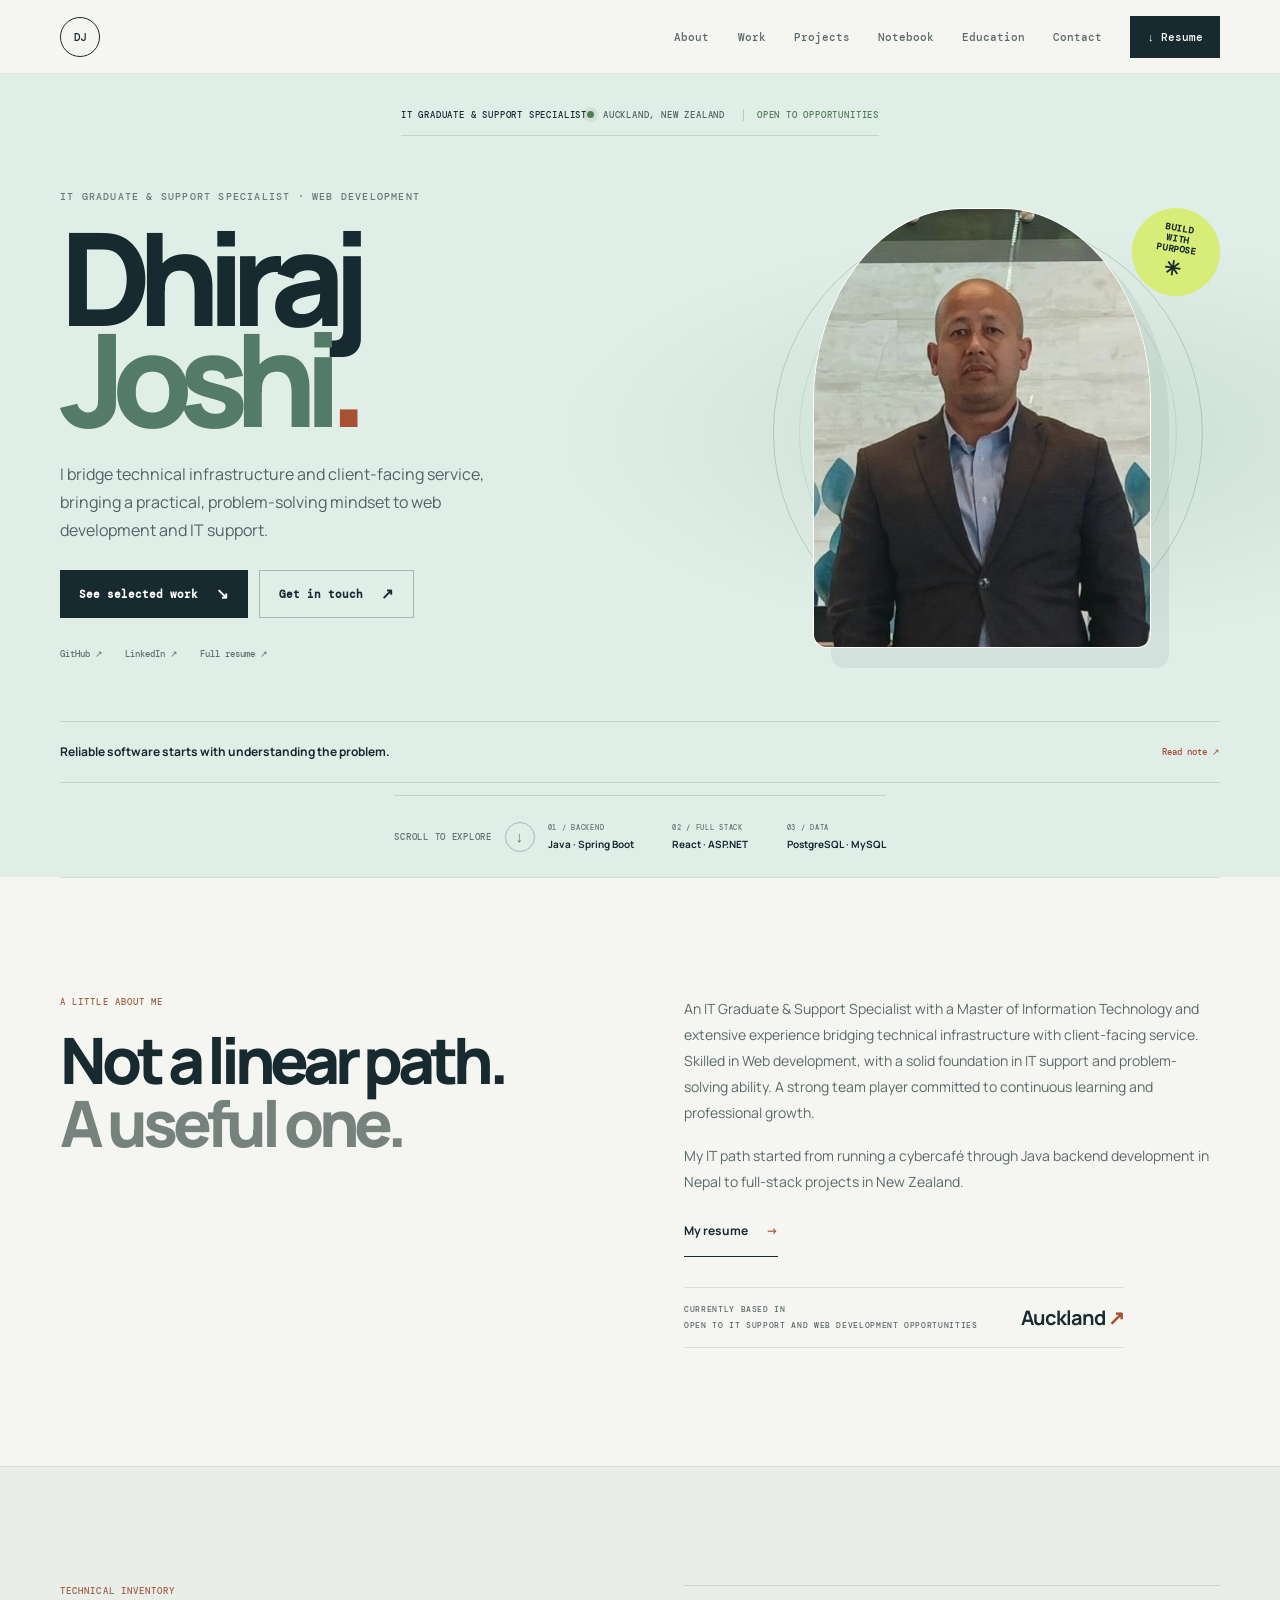
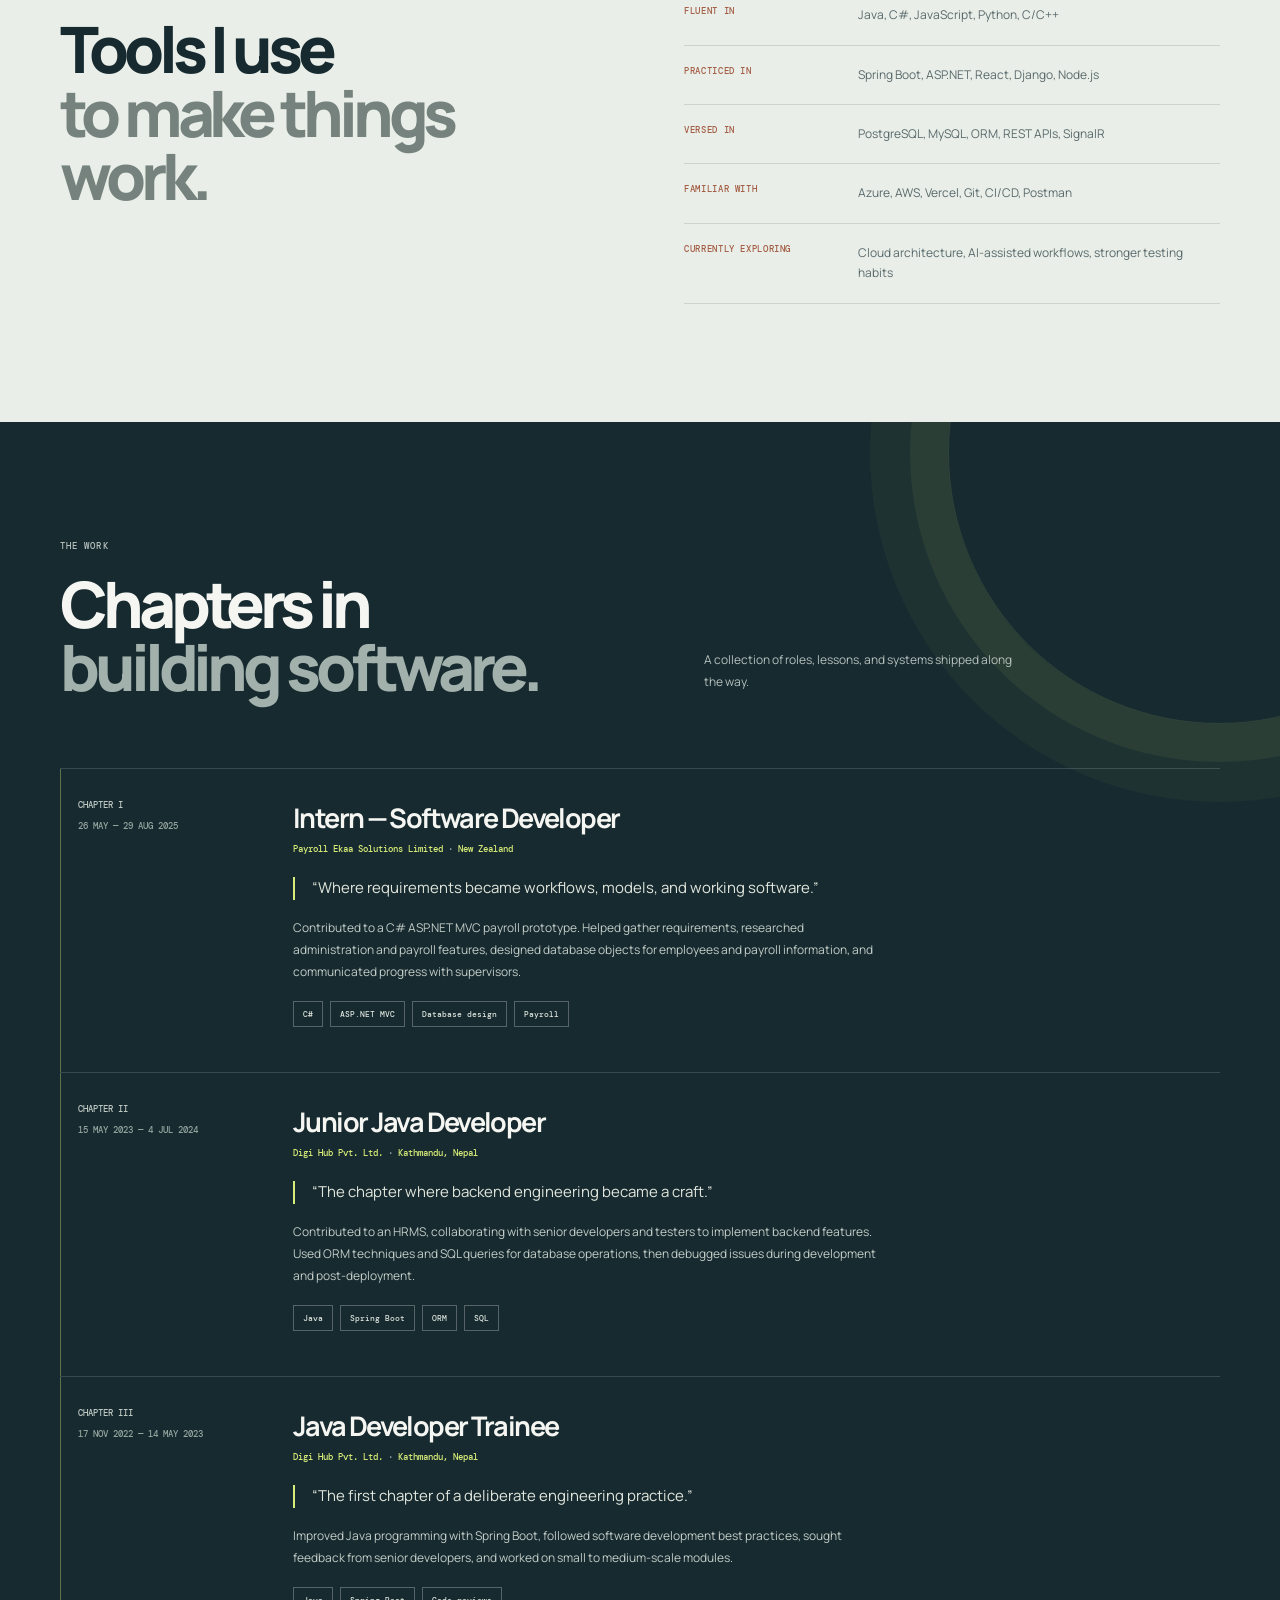
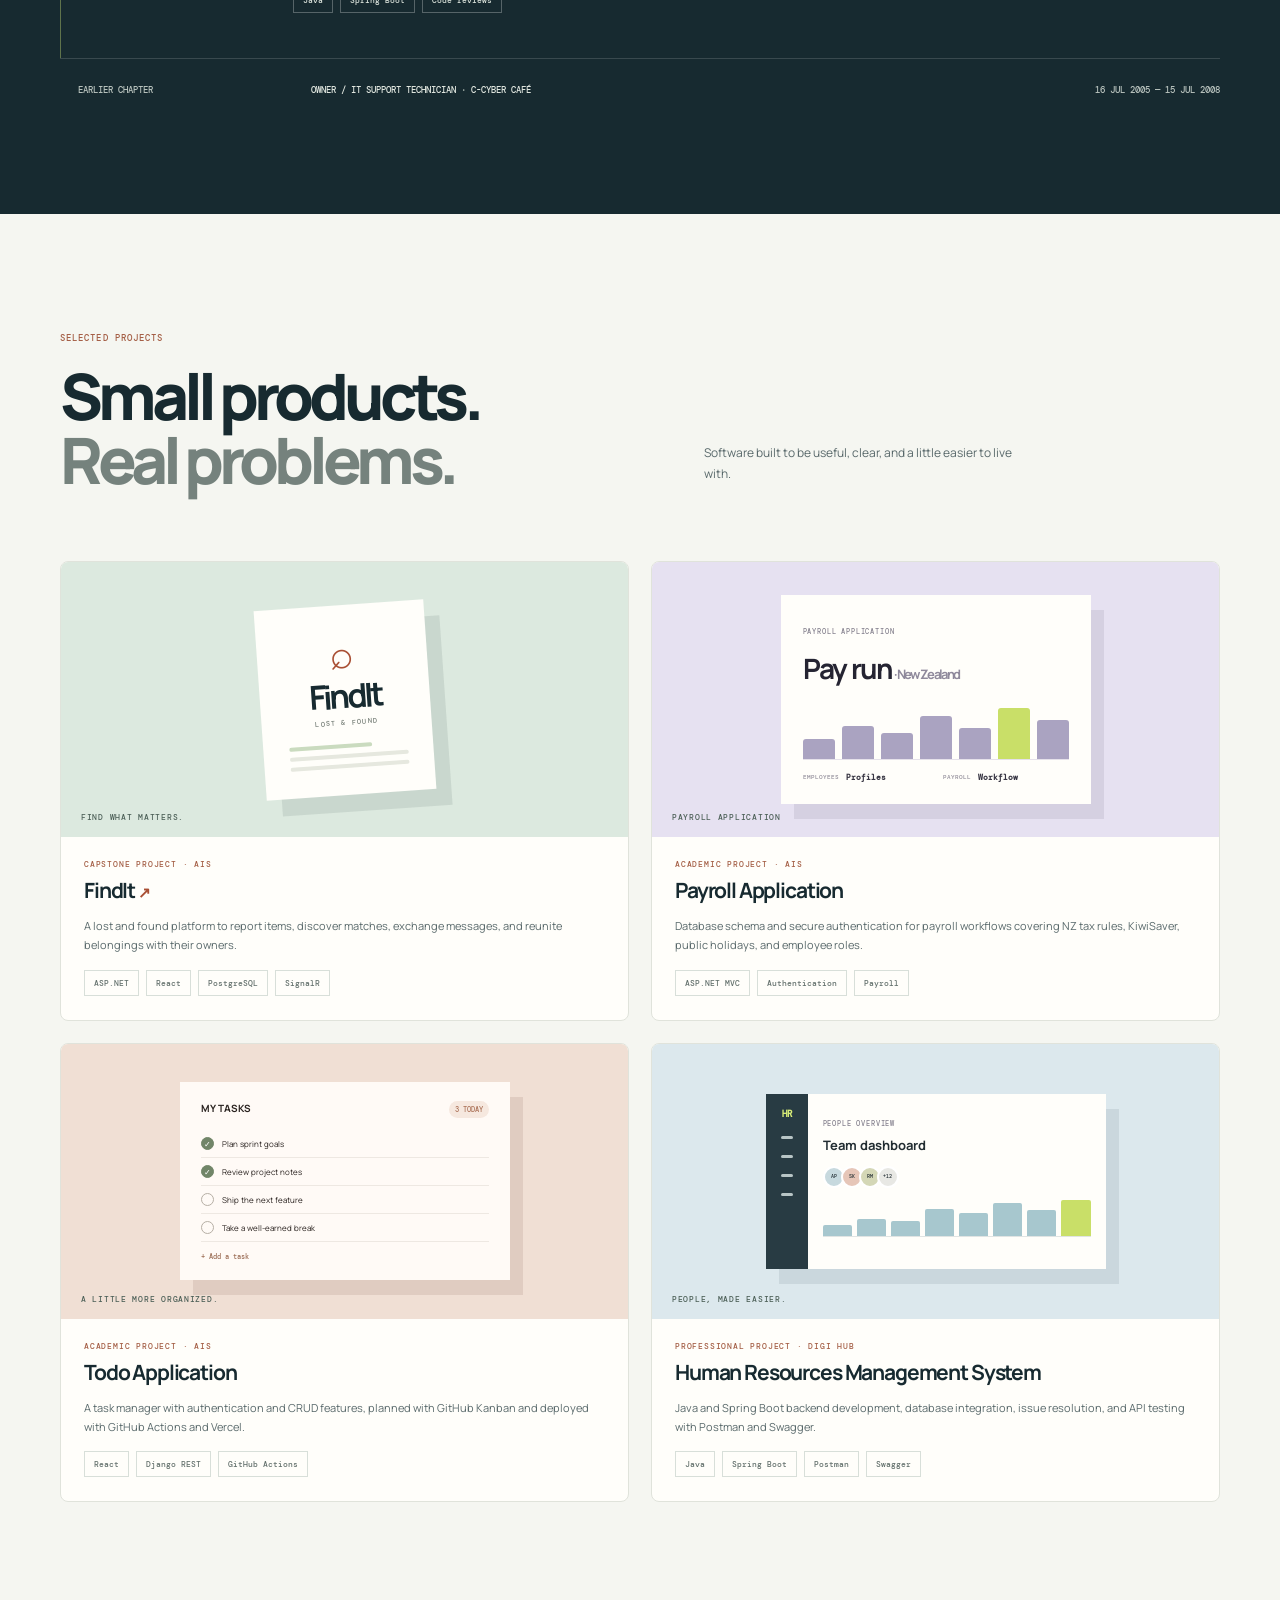
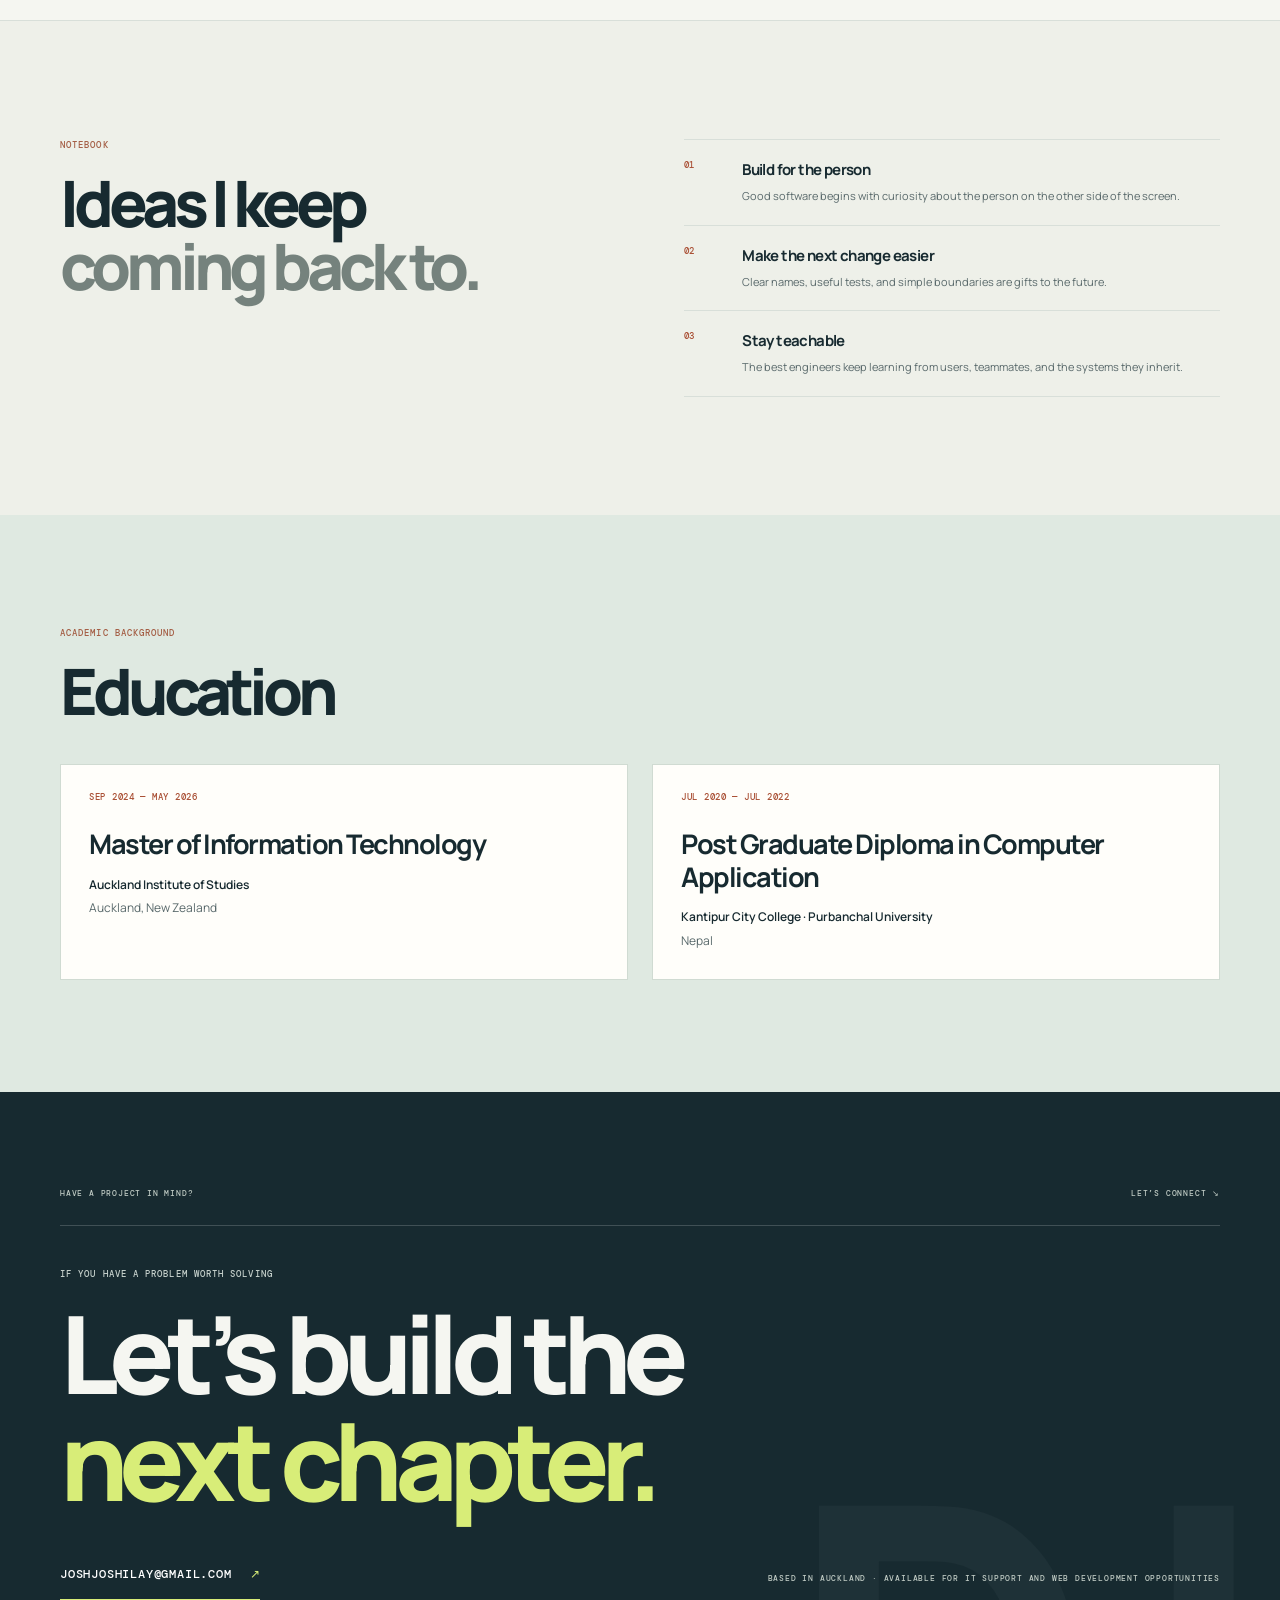
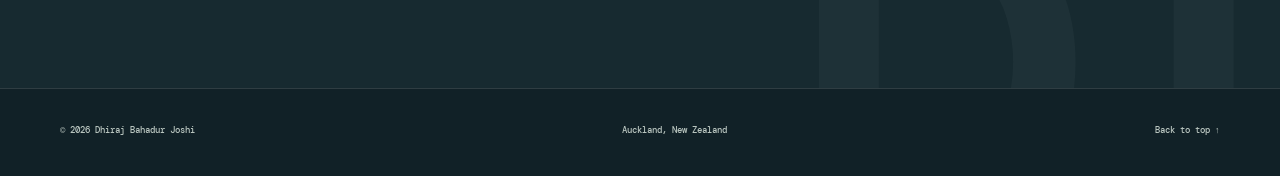
<file: index.html>
<!doctype html>
<html lang="en">
  <head>
    <meta charset="UTF-8" />
    <meta name="viewport" content="width=device-width, initial-scale=1" />
    <meta name="description" content="Dhiraj Bahadur Joshi is an IT graduate and support specialist skilled in web development, IT support, and client-facing service." />
    <meta name="theme-color" content="#f5f6f1" />
    <link rel="canonical" href="https://dhirajbahadurjoshi.com.np/" />
    <meta property="og:type" content="website" />
    <meta property="og:title" content="Dhiraj Joshi — IT Graduate &amp; Support Specialist" />
    <meta property="og:description" content="Dhiraj Bahadur Joshi is an IT graduate and support specialist skilled in web development, IT support, and client-facing service." />
    <meta property="og:url" content="https://dhirajbahadurjoshi.com.np/" />
    <meta property="og:image" content="https://dhirajbahadurjoshi.com.np/assets/profile-photo.jpg" />
    <meta property="og:image:alt" content="Portrait of Dhiraj Bahadur Joshi" />
    <meta name="twitter:card" content="summary_large_image" />
    <meta name="twitter:title" content="Dhiraj Joshi — IT Graduate &amp; Support Specialist" />
    <meta name="twitter:description" content="Dhiraj Bahadur Joshi is an IT graduate and support specialist skilled in web development, IT support, and client-facing service." />
    <meta name="twitter:image" content="https://dhirajbahadurjoshi.com.np/assets/profile-photo.jpg" />
    <title>Dhiraj Joshi — IT Graduate &amp; Support Specialist</title>
    <link rel="preconnect" href="https://fonts.googleapis.com" />
    <link rel="preconnect" href="https://fonts.gstatic.com" crossorigin />
    <link href="https://fonts.googleapis.com/css2?family=DM+Mono:wght@400;500&family=Manrope:wght@400;500;600;700;800&display=swap" rel="stylesheet" />
    <link rel="stylesheet" href="styles.css" />
    <link rel="stylesheet" href="profile.css" />
  </head>
  <body>
    <a class="skip-link" href="#main-content">Skip to content</a>
    <header class="site-header">
      <div class="header-inner">
        <a class="monogram" href="#hero-section" aria-label="Dhiraj Joshi home">DJ</a>
        <button class="menu-toggle" type="button" aria-expanded="false" aria-controls="site-nav"><span></span><span></span><span></span><b>Menu</b></button>
        <nav id="site-nav" class="site-nav" aria-label="Main navigation">
          <a href="#about-section">About</a><a href="#experience-section">Work</a><a href="#research-section">Projects</a><a href="#notebook-section">Notebook</a><a href="#education-section">Education</a><a href="#contact-section">Contact</a><a class="resume-button" href="resume.html">↓ Resume</a>
        </nav>
      </div>
    </header>

    <main id="main-content">
      <section id="hero-section" class="hero-section page-width">
        <div class="hero-topline"><span>IT Graduate &amp; Support Specialist</span><span class="hero-location"><b></b> Auckland, New Zealand <span class="availability">Open to opportunities</span></span></div>
        <div class="hero-layout">
          <div class="hero-copy">
            <p class="eyebrow">IT graduate &amp; support specialist · Web development</p>
            <h1>Dhiraj<br /><em>Joshi</em><span class="hero-period">.</span></h1>
            <p class="hero-lede">I bridge technical infrastructure and client-facing service, bringing a practical, problem-solving mindset to web development and IT support.</p>
            <div class="hero-actions"><a class="hero-primary" href="#research-section">See selected work <span>↘</span></a><a class="hero-secondary" href="mailto:joshjoshilay@gmail.com">Get in touch <span>↗</span></a></div>
            <div class="hero-socials"><a href="https://github.com/joshilaygh" target="_blank" rel="noreferrer">GitHub ↗</a><a href="https://www.linkedin.com/in/dhiraj-bahadur-joshi-48987b242" target="_blank" rel="noreferrer">LinkedIn ↗</a><a href="resume.html">Full resume ↗</a></div>
          </div>
          <div class="hero-art">
            <div class="hero-art-orbit" aria-hidden="true"></div>
            <div class="portrait-frame"><img src="assets/profile-photo.jpg" alt="Portrait of Dhiraj Bahadur Joshi" fetchpriority="high" /></div>
            <div class="hero-sticker" aria-hidden="true">BUILD<br />WITH<br />PURPOSE<span>✳</span></div>
          </div>
        </div>
        <button class="featured-note" type="button" data-open-note><strong>Reliable software starts with understanding the problem.</strong><em>Read note ↗</em></button>
        <div class="hero-bottom"><span>Scroll to explore</span><a href="#about-section" aria-label="Scroll to about section">↓</a><div class="hero-proof"><div><span>01 / BACKEND</span><strong>Java · Spring Boot</strong></div><div><span>02 / FULL STACK</span><strong>React · ASP.NET</strong></div><div><span>03 / DATA</span><strong>PostgreSQL · MySQL</strong></div></div></div>
      </section>

      <section id="about-section" class="about-section page-width split-section">
        <div class="section-title"><p class="eyebrow">A little about me</p><h2>Not a linear path.<br /><em>A useful one.</em></h2></div>
        <div class="about-body"><p>An IT Graduate &amp; Support Specialist with a Master of Information Technology and extensive experience bridging technical infrastructure with client-facing service. Skilled in Web development, with a solid foundation in IT support and problem-solving ability. A strong team player committed to continuous learning and professional growth.</p><p>My IT path started from running a cybercafé through Java backend development in Nepal to full-stack projects in New Zealand.</p><a class="text-button" href="resume.html">My resume <span>→</span></a><div class="about-signoff"><span>Currently based in</span><strong>Auckland <i>↗</i></strong><small>Open to IT support and web development opportunities</small></div></div>
      </section>

      <section class="inventory-section page-width split-section">
        <div class="section-title"><p class="eyebrow">Technical inventory</p><h2>Tools I use<br /><em>to make things work.</em></h2></div>
        <dl class="inventory-list">
          <div><dt>Fluent in</dt><dd>Java, C#, JavaScript, Python, C/C++</dd></div>
          <div><dt>Practiced in</dt><dd>Spring Boot, ASP.NET, React, Django, Node.js</dd></div>
          <div><dt>Versed in</dt><dd>PostgreSQL, MySQL, ORM, REST APIs, SignalR</dd></div>
          <div><dt>Familiar with</dt><dd>Azure, AWS, Vercel, Git, CI/CD, Postman</dd></div>
          <div><dt>Currently exploring</dt><dd>Cloud architecture, AI-assisted workflows, stronger testing habits</dd></div>
        </dl>
      </section>

      <section id="experience-section" class="work-section">
        <div class="page-width">
          <div class="section-heading"><div><p class="eyebrow">The work</p><h2>Chapters in<br /><em>building software.</em></h2></div><p>A collection of roles, lessons, and systems shipped along the way.</p></div>
          <div class="work-chapter"><div class="chapter-meta"><span>Chapter I</span><time>26 May — 29 Aug 2025</time></div><div class="chapter-content"><h3>Intern — Software Developer</h3><p class="company">Payroll Ekaa Solutions Limited <i>·</i> New Zealand</p><blockquote>“Where requirements became workflows, models, and working software.”</blockquote><p>Contributed to a C# ASP.NET MVC payroll prototype. Helped gather requirements, researched administration and payroll features, designed database objects for employees and payroll information, and communicated progress with supervisors.</p><div class="tags"><span>C#</span><span>ASP.NET MVC</span><span>Database design</span><span>Payroll</span></div></div></div>
          <div class="work-chapter"><div class="chapter-meta"><span>Chapter II</span><time>15 May 2023 — 4 Jul 2024</time></div><div class="chapter-content"><h3>Junior Java Developer</h3><p class="company">Digi Hub Pvt. Ltd. <i>·</i> Kathmandu, Nepal</p><blockquote>“The chapter where backend engineering became a craft.”</blockquote><p>Contributed to an HRMS, collaborating with senior developers and testers to implement backend features. Used ORM techniques and SQL queries for database operations, then debugged issues during development and post-deployment.</p><div class="tags"><span>Java</span><span>Spring Boot</span><span>ORM</span><span>SQL</span></div></div></div>
          <div class="work-chapter"><div class="chapter-meta"><span>Chapter III</span><time>17 Nov 2022 — 14 May 2023</time></div><div class="chapter-content"><h3>Java Developer Trainee</h3><p class="company">Digi Hub Pvt. Ltd. <i>·</i> Kathmandu, Nepal</p><blockquote>“The first chapter of a deliberate engineering practice.”</blockquote><p>Improved Java programming with Spring Boot, followed software development best practices, sought feedback from senior developers, and worked on small to medium-scale modules.</p><div class="tags"><span>Java</span><span>Spring Boot</span><span>Code reviews</span></div></div></div>
          <div class="work-more"><span>Earlier chapter</span><strong>Owner / IT Support Technician <i>·</i> C-Cyber Café</strong><time>16 Jul 2005 — 15 Jul 2008</time></div>
        </div>
      </section>

      <section id="research-section" class="projects-section page-width">
        <div class="section-heading"><div><p class="eyebrow">Selected projects</p><h2>Small products.<br /><em>Real problems.</em></h2></div><p>Software built to be useful, clear, and a little easier to live with.</p></div>
        <div class="project-grid">
          <a class="project-card findit-card" href="https://lost-and-found-55q.pages.dev/" target="_blank" rel="noreferrer"><div class="project-art" aria-hidden="true"><div class="findit-ui"><span class="findit-symbol">⌕</span><strong>FindIt</strong><small>LOST &amp; FOUND</small><div class="ui-lines"><i></i><i></i><i></i></div></div><span class="project-art-caption">Find what matters.</span></div><div class="project-card-info"><div><p>CAPSTONE PROJECT · AIS</p><h3>FindIt <span>↗</span></h3></div><p>A lost and found platform to report items, discover matches, exchange messages, and reunite belongings with their owners.</p><div class="tags"><span>ASP.NET</span><span>React</span><span>PostgreSQL</span><span>SignalR</span></div></div></a>
          <article class="project-card payroll-card"><div class="project-art" aria-hidden="true"><div class="payroll-ui"><small>PAYROLL APPLICATION</small><strong>Pay run<span> · New Zealand</span></strong><div class="payroll-bars"><i></i><i></i><i></i><i></i><i></i><i></i><i></i></div><div class="payroll-ui-foot"><span>EMPLOYEES</span><b>Profiles</b><span>PAYROLL</span><b>Workflow</b></div></div><span class="project-art-caption">Payroll Application</span></div><div class="project-card-info"><div><p>ACADEMIC PROJECT · AIS</p><h3>Payroll Application</h3></div><p>Database schema and secure authentication for payroll workflows covering NZ tax rules, KiwiSaver, public holidays, and employee roles.</p><div class="tags"><span>ASP.NET MVC</span><span>Authentication</span><span>Payroll</span></div></div></article>
          <article class="project-card todo-card"><div class="project-art" aria-hidden="true"><div class="todo-ui"><small>MY TASKS <b>3 TODAY</b></small><div><i class="checked">✓</i><span>Plan sprint goals</span></div><div><i class="checked">✓</i><span>Review project notes</span></div><div><i></i><span>Ship the next feature</span></div><div><i></i><span>Take a well-earned break</span></div><span class="todo-add">+ Add a task</span></div><span class="project-art-caption">A little more organized.</span></div><div class="project-card-info"><div><p>ACADEMIC PROJECT · AIS</p><h3>Todo Application</h3></div><p>A task manager with authentication and CRUD features, planned with GitHub Kanban and deployed with GitHub Actions and Vercel.</p><div class="tags"><span>React</span><span>Django REST</span><span>GitHub Actions</span></div></div></article>
          <article class="project-card hrms-card"><div class="project-art" aria-hidden="true"><div class="hrms-ui"><div class="hrms-sidebar"><b>HR</b><i></i><i></i><i></i><i></i></div><div class="hrms-main"><small>PEOPLE OVERVIEW</small><strong>Team dashboard</strong><div class="hrms-profiles"><i>AP</i><i>SK</i><i>RM</i><i>+12</i></div><div class="hrms-chart"><i></i><i></i><i></i><i></i><i></i><i></i><i></i><i></i></div></div></div><span class="project-art-caption">People, made easier.</span></div><div class="project-card-info"><div><p>PROFESSIONAL PROJECT · DIGI HUB</p><h3>Human Resources Management System</h3></div><p>Java and Spring Boot backend development, database integration, issue resolution, and API testing with Postman and Swagger.</p><div class="tags"><span>Java</span><span>Spring Boot</span><span>Postman</span><span>Swagger</span></div></div></article>
        </div>
      </section>

      <section id="notebook-section" class="notebook-section page-width split-section">
        <div class="section-title"><p class="eyebrow">Notebook</p><h2>Ideas I keep<br /><em>coming back to.</em></h2></div>
        <div class="notebook-list"><article><span>01</span><div><h3>Build for the person</h3><p>Good software begins with curiosity about the person on the other side of the screen.</p></div></article><article><span>02</span><div><h3>Make the next change easier</h3><p>Clear names, useful tests, and simple boundaries are gifts to the future.</p></div></article><article><span>03</span><div><h3>Stay teachable</h3><p>The best engineers keep learning from users, teammates, and the systems they inherit.</p></div></article></div>
      </section>

      <section id="education-section" class="education-section">
        <div class="page-width">
          <div class="education-heading"><p class="eyebrow">Academic background</p><h2>Education</h2></div>
          <div class="education-list">
            <article class="education-entry">
              <p class="education-entry-period"><time datetime="2024-09">Sep 2024</time> — <time datetime="2026-05">May 2026</time></p>
              <h3>Master of Information Technology</h3>
              <p class="education-institution">Auckland Institute of Studies</p>
              <p class="education-location">Auckland, New Zealand</p>
            </article>
            <article class="education-entry">
              <p class="education-entry-period"><time datetime="2020-07">Jul 2020</time> — <time datetime="2022-07">Jul 2022</time></p>
              <h3>Post Graduate Diploma in Computer Application</h3>
              <p class="education-institution">Kantipur City College · Purbanchal University</p>
              <p class="education-location">Nepal</p>
            </article>
          </div>
        </div>
      </section>

      <section id="contact-section" class="contact-section page-width"><div class="contact-kicker"><span>Have a project in mind?</span><span>LET’S CONNECT ↘</span></div><p class="eyebrow">If you have a problem worth solving</p><h2>Let’s build the<br /><em>next chapter.</em></h2><div class="contact-bottom"><a href="mailto:joshjoshilay@gmail.com" class="contact-link">joshjoshilay@gmail.com <span>↗</span></a><span>Based in Auckland · Available for IT support and web development opportunities</span></div></section>
    </main>

    <footer class="site-footer page-width"><span>© 2026 Dhiraj Bahadur Joshi</span><span>Auckland, New Zealand</span><a href="#hero-section">Back to top ↑</a></footer>

    <dialog id="note-dialog" class="modal"><button class="modal-close" type="button" aria-label="Close note">×</button><p class="eyebrow">A note from the notebook</p><blockquote>“The best software is not the software with the most features. It is the software that makes the right thing easier.”</blockquote><p>Clear requirements, useful feedback, edge cases considered early, and systems that remain understandable long after they ship.</p></dialog>
    <dialog id="resume-dialog" class="modal"><button class="modal-close" type="button" aria-label="Close resume preview">×</button><p class="eyebrow">Resume</p><h2>Dhiraj Joshi</h2><p class="modal-role">Web Developer · Auckland, New Zealand</p><div class="resume-facts"><div><b>Education</b><span>Master of Information Technology<br />Auckland Institute of Studies<br /><br />PG Diploma in Computer Application<br />Kantipur City College</span></div><div><b>Core stack</b><span>Java · Spring Boot · C# · ASP.NET · React · PostgreSQL · MySQL</span></div><div><b>Experience</b><span>Two years of software development across HRMS, payroll, full-stack applications, and IT support.</span></div></div><a href="resume.html" class="dark-button">View full resume ↗</a></dialog>
    <script src="script.js"></script>
  </body>
</html>
</file>
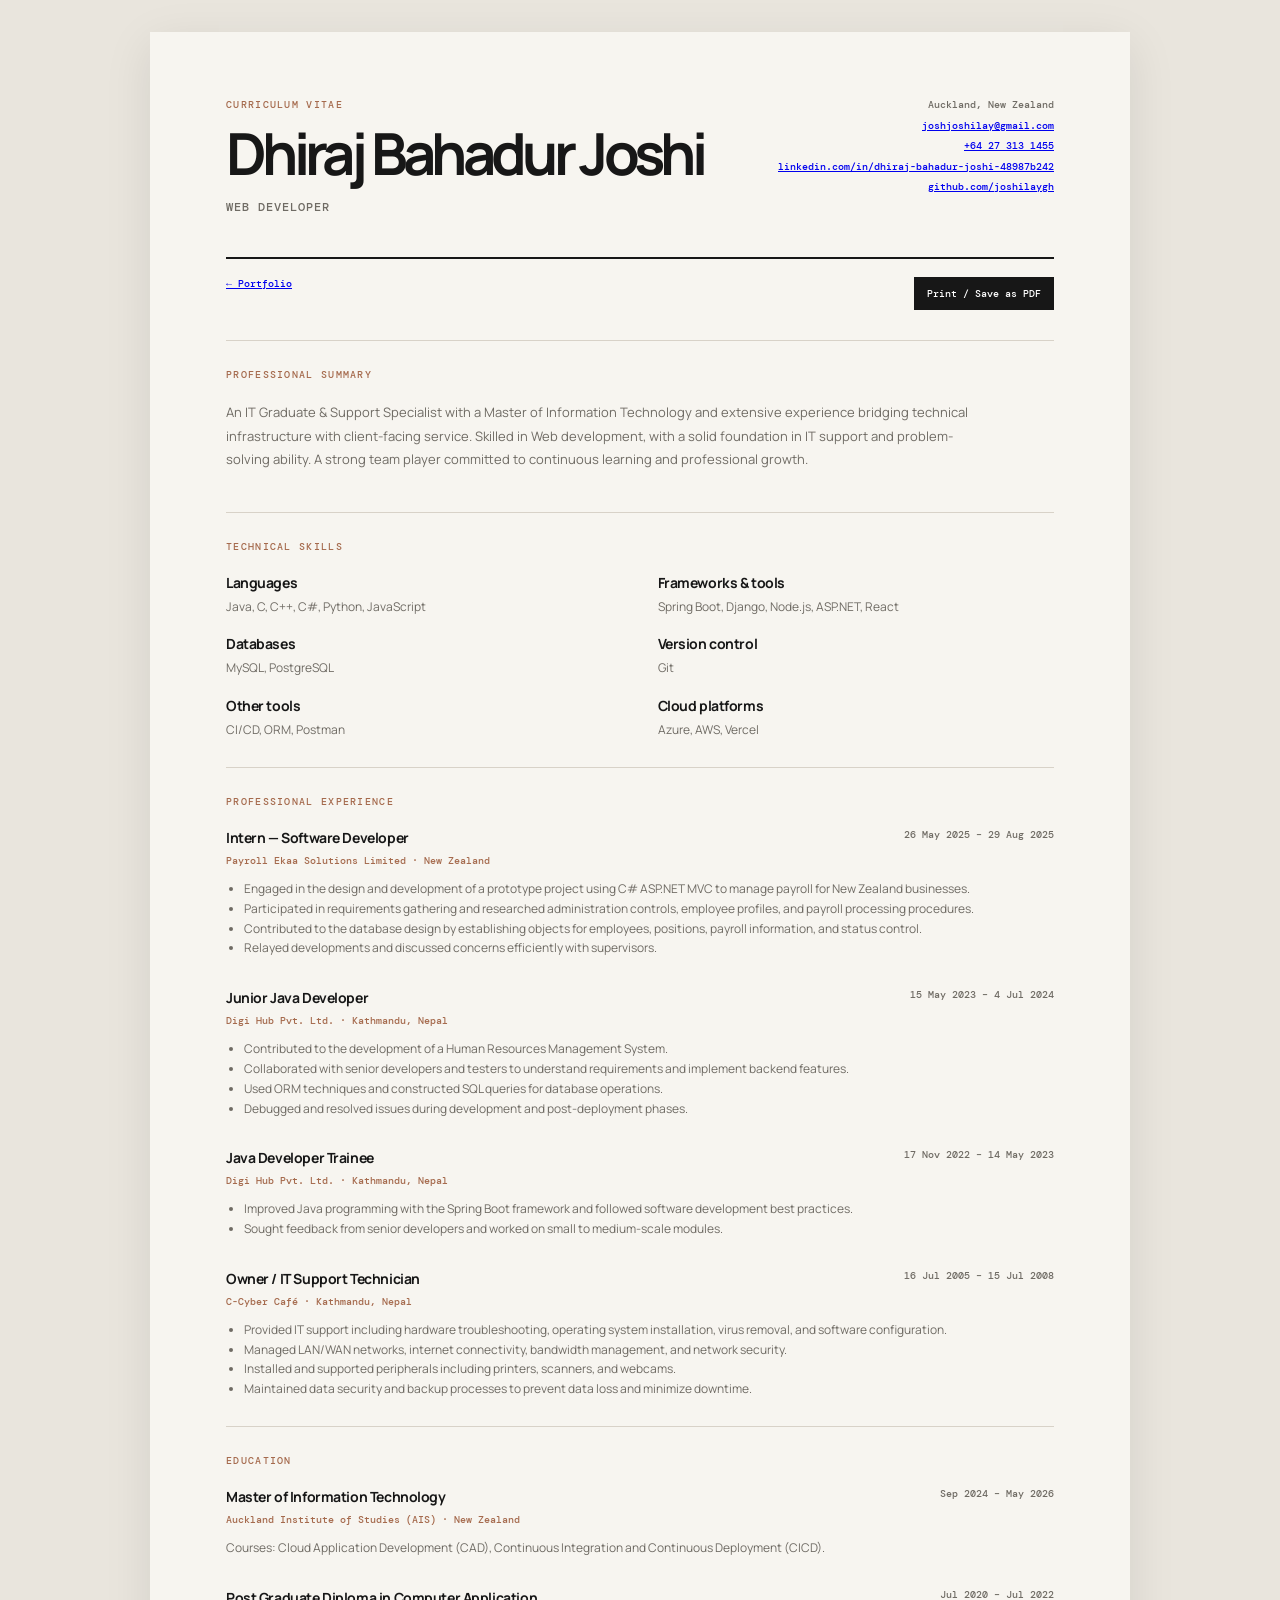
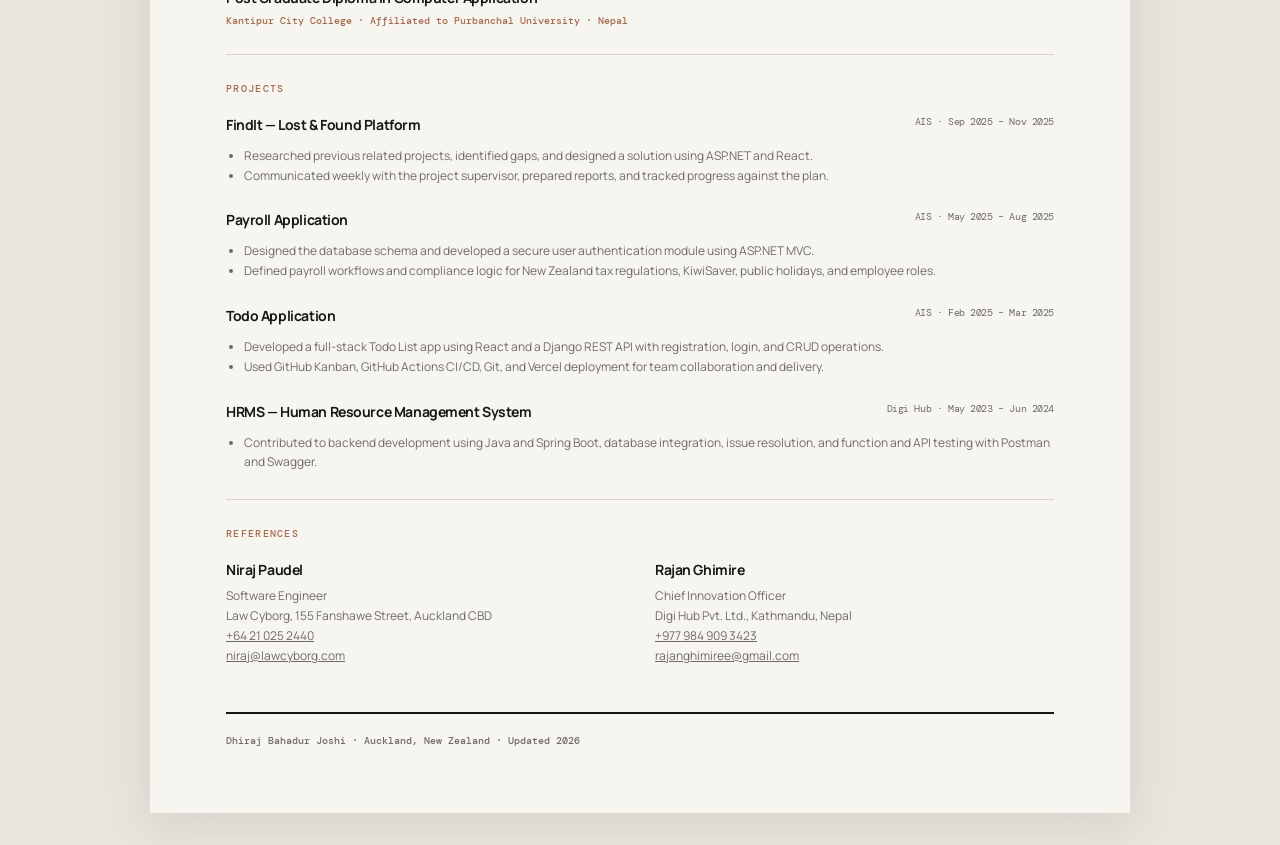
<file: resume.html>
<!doctype html>
<html lang="en">
  <head>
    <meta charset="utf-8" />
    <meta name="viewport" content="width=device-width, initial-scale=1" />
    <meta name="description" content="Full resume of Dhiraj Bahadur Joshi, web developer." />
    <link rel="canonical" href="https://dhirajbahadurjoshi.com.np/resume.html" />
    <meta property="og:type" content="profile" />
    <meta property="og:title" content="Dhiraj Bahadur Joshi — Resume" />
    <meta property="og:description" content="Full resume of Dhiraj Bahadur Joshi, web developer." />
    <meta property="og:url" content="https://dhirajbahadurjoshi.com.np/resume.html" />
    <title>Dhiraj Bahadur Joshi — Resume</title>
    <link rel="preconnect" href="https://fonts.googleapis.com" />
    <link rel="preconnect" href="https://fonts.gstatic.com" crossorigin />
    <link href="https://fonts.googleapis.com/css2?family=DM+Mono:wght@400;500&family=Manrope:wght@400;500;600;700;800&display=swap" rel="stylesheet" />
    <link rel="stylesheet" href="resume.css" />
  </head>
  <body>
    <div class="resume-shell">
      <header class="resume-header">
        <div><p class="eyebrow">Curriculum vitae</p><h1>Dhiraj Bahadur Joshi</h1><p class="role">Web Developer</p></div>
        <div class="contact"><span>Auckland, New Zealand</span><a href="mailto:joshjoshilay@gmail.com">joshjoshilay@gmail.com</a><a href="tel:+64273131455">+64 27 313 1455</a><a href="https://www.linkedin.com/in/dhiraj-bahadur-joshi-48987b242">linkedin.com/in/dhiraj-bahadur-joshi-48987b242</a><a href="https://github.com/joshilaygh">github.com/joshilaygh</a></div>
      </header>
      <div class="resume-actions"><a href="index.html">← Portfolio</a><button type="button" onclick="window.print()">Print / Save as PDF</button></div>

      <main>
        <section class="resume-section"><h2>Professional summary</h2><p>An IT Graduate &amp; Support Specialist with a Master of Information Technology and extensive experience bridging technical infrastructure with client-facing service. Skilled in Web development, with a solid foundation in IT support and problem-solving ability. A strong team player committed to continuous learning and professional growth.</p></section>
        <section class="resume-section"><h2>Technical skills</h2><div class="skills-grid"><div><b>Languages</b><span>Java, C, C++, C#, Python, JavaScript</span></div><div><b>Frameworks &amp; tools</b><span>Spring Boot, Django, Node.js, ASP.NET, React</span></div><div><b>Databases</b><span>MySQL, PostgreSQL</span></div><div><b>Version control</b><span>Git</span></div><div><b>Other tools</b><span>CI/CD, ORM, Postman</span></div><div><b>Cloud platforms</b><span>Azure, AWS, Vercel</span></div></div></section>
        <section class="resume-section"><h2>Professional experience</h2>
          <article class="resume-entry"><div class="entry-heading"><div><h3>Intern — Software Developer</h3><p>Payroll Ekaa Solutions Limited · New Zealand</p></div><time>26 May 2025 – 29 Aug 2025</time></div><ul><li>Engaged in the design and development of a prototype project using C# ASP.NET MVC to manage payroll for New Zealand businesses.</li><li>Participated in requirements gathering and researched administration controls, employee profiles, and payroll processing procedures.</li><li>Contributed to the database design by establishing objects for employees, positions, payroll information, and status control.</li><li>Relayed developments and discussed concerns efficiently with supervisors.</li></ul></article>
          <article class="resume-entry"><div class="entry-heading"><div><h3>Junior Java Developer</h3><p>Digi Hub Pvt. Ltd. · Kathmandu, Nepal</p></div><time>15 May 2023 – 4 Jul 2024</time></div><ul><li>Contributed to the development of a Human Resources Management System.</li><li>Collaborated with senior developers and testers to understand requirements and implement backend features.</li><li>Used ORM techniques and constructed SQL queries for database operations.</li><li>Debugged and resolved issues during development and post-deployment phases.</li></ul></article>
          <article class="resume-entry"><div class="entry-heading"><div><h3>Java Developer Trainee</h3><p>Digi Hub Pvt. Ltd. · Kathmandu, Nepal</p></div><time>17 Nov 2022 – 14 May 2023</time></div><ul><li>Improved Java programming with the Spring Boot framework and followed software development best practices.</li><li>Sought feedback from senior developers and worked on small to medium-scale modules.</li></ul></article>
          <article class="resume-entry"><div class="entry-heading"><div><h3>Owner / IT Support Technician</h3><p>C-Cyber Café · Kathmandu, Nepal</p></div><time>16 Jul 2005 – 15 Jul 2008</time></div><ul><li>Provided IT support including hardware troubleshooting, operating system installation, virus removal, and software configuration.</li><li>Managed LAN/WAN networks, internet connectivity, bandwidth management, and network security.</li><li>Installed and supported peripherals including printers, scanners, and webcams.</li><li>Maintained data security and backup processes to prevent data loss and minimize downtime.</li></ul></article>
        </section>
        <section class="resume-section"><h2>Education</h2><article class="resume-entry compact"><div class="entry-heading"><div><h3>Master of Information Technology</h3><p>Auckland Institute of Studies (AIS) · New Zealand</p></div><time>Sep 2024 – May 2026</time></div><p>Courses: Cloud Application Development (CAD), Continuous Integration and Continuous Deployment (CICD).</p></article><article class="resume-entry compact"><div class="entry-heading"><div><h3>Post Graduate Diploma in Computer Application</h3><p>Kantipur City College · Affiliated to Purbanchal University · Nepal</p></div><time>Jul 2020 – Jul 2022</time></div></article></section>
        <section class="resume-section"><h2>Projects</h2>
          <article class="project-entry"><h3>FindIt — Lost &amp; Found Platform <small>AIS · Sep 2025 – Nov 2025</small></h3><ul><li>Researched previous related projects, identified gaps, and designed a solution using ASP.NET and React.</li><li>Communicated weekly with the project supervisor, prepared reports, and tracked progress against the plan.</li></ul></article>
          <article class="project-entry"><h3>Payroll Application <small>AIS · May 2025 – Aug 2025</small></h3><ul><li>Designed the database schema and developed a secure user authentication module using ASP.NET MVC.</li><li>Defined payroll workflows and compliance logic for New Zealand tax regulations, KiwiSaver, public holidays, and employee roles.</li></ul></article>
          <article class="project-entry"><h3>Todo Application <small>AIS · Feb 2025 – Mar 2025</small></h3><ul><li>Developed a full-stack Todo List app using React and a Django REST API with registration, login, and CRUD operations.</li><li>Used GitHub Kanban, GitHub Actions CI/CD, Git, and Vercel deployment for team collaboration and delivery.</li></ul></article>
          <article class="project-entry"><h3>HRMS — Human Resource Management System <small>Digi Hub · May 2023 – Jun 2024</small></h3><ul><li>Contributed to backend development using Java and Spring Boot, database integration, issue resolution, and function and API testing with Postman and Swagger.</li></ul></article>
        </section>
        <section class="resume-section references"><h2>References</h2><div class="reference-grid"><div><h3>Niraj Paudel</h3><p>Software Engineer<br />Law Cyborg, 155 Fanshawe Street, Auckland CBD<br /><a href="tel:+642102524460">+64 21 025 2440</a><br /><a href="mailto:niraj@lawcyborg.com">niraj@lawcyborg.com</a></p></div><div><h3>Rajan Ghimire</h3><p>Chief Innovation Officer<br />Digi Hub Pvt. Ltd., Kathmandu, Nepal<br /><a href="tel:+9779849093423">+977 984 909 3423</a><br /><a href="mailto:rajanghimiree@gmail.com">rajanghimiree@gmail.com</a></p></div></div></section>
      </main>
      <footer class="resume-footer">Dhiraj Bahadur Joshi · Auckland, New Zealand · Updated 2026</footer>
    </div>
  </body>
</html>
</file>
<file: styles.css>
:root{--ink:#161616;--muted:#77736c;--paper:#f4f1eb;--line:#d8d2c8;--accent:#c6df59;--soft:#e7e2d9}*{box-sizing:border-box}html{scroll-behavior:smooth}body{margin:0;background:var(--paper);color:var(--ink);font-family:Manrope,Arial,sans-serif}a{color:inherit;text-decoration:none}button{font:inherit}.page-width{width:min(1160px,calc(100% - 80px));margin:auto}.site-header{height:76px;border-bottom:1px solid var(--line);position:relative;z-index:5;background:var(--paper)}.header-inner{width:min(1160px,calc(100% - 80px));height:100%;margin:auto;display:flex;align-items:center;justify-content:space-between}.monogram{display:grid;place-items:center;width:34px;height:34px;border:1px solid var(--ink);border-radius:50%;font:500 11px "DM Mono",monospace}.site-nav{display:flex;align-items:center;gap:27px;font:500 11px "DM Mono",monospace}.site-nav a{color:var(--muted)}.site-nav a:hover,.text-button:hover,.project-row:hover h3,.contact-link:hover{color:#a56a4d}.resume-button{border:0;background:var(--ink);color:#fff;padding:11px 15px;font:500 11px "DM Mono",monospace;cursor:pointer}.menu-toggle{display:none}.hero-section{min-height:710px;padding:60px 0 32px;display:flex;flex-direction:column;align-items:center}.featured-note{align-self:flex-start;width:320px;border:0;border-bottom:1px solid var(--line);background:transparent;padding:0 0 15px;text-align:left;cursor:pointer;color:var(--ink)}.featured-note span,.featured-note em{font:500 10px "DM Mono",monospace;color:var(--muted);font-style:normal}.featured-note em{color:#a56a4d}.featured-note strong{display:block;font-size:13px;line-height:1.45;margin:10px 0 9px}.featured-note:hover strong{color:#a56a4d}.hero-center{margin:auto;text-align:center}.portrait-wrap{position:relative;width:86px;height:86px;margin:0 auto 22px}.portrait-wrap img{width:100%;height:100%;border-radius:50%;object-fit:cover;filter:grayscale(1);border:3px solid var(--ink)}.portrait-wrap span{position:absolute;right:-13px;bottom:-4px;display:grid;place-items:center;width:31px;height:31px;background:var(--accent);border-radius:50%;font:500 9px "DM Mono",monospace}.eyebrow{margin:0 0 21px;color:var(--muted);font:500 10px "DM Mono",monospace;letter-spacing:.12em;text-transform:uppercase}.hero-center h1{font-size:clamp(58px,10vw,128px);line-height:.86;letter-spacing:-.1em;margin:0;font-weight:800}.hero-subtitle{margin:26px 0 17px;font:500 11px "DM Mono",monospace;color:#a56a4d;text-transform:uppercase;letter-spacing:.11em}.hero-lede{max-width:440px;margin:0 auto;color:var(--muted);font-size:15px;line-height:1.7}.scroll-cue{font-size:23px;color:var(--muted)}.split-section{display:grid;grid-template-columns:1fr 1.12fr;gap:12vw}.about-section,.inventory-section,.notebook-section{padding-top:126px;padding-bottom:126px;border-top:1px solid var(--line)}.section-title h2,.section-heading h2,.education-line h2,.contact-section h2{font-size:clamp(39px,5vw,70px);line-height:.96;letter-spacing:-.08em;margin:0;font-weight:800}.section-title h2 em,.section-heading h2 em,.education-line h2 em,.contact-section h2 em{font-style:normal;color:var(--muted)}.about-body{align-self:end;max-width:515px}.about-body p{color:var(--muted);font-size:15px;line-height:1.8;margin:0 0 20px}.text-button{padding:0 0 8px;border:0;border-bottom:1px solid var(--ink);background:transparent;font-weight:700;font-size:12px;cursor:pointer}.text-button span{color:#a56a4d;margin-left:8px}.inventory-list{margin:0;border-top:1px solid var(--line)}.inventory-list div{display:grid;grid-template-columns:145px 1fr;gap:25px;padding:18px 0;border-bottom:1px solid var(--line)}.inventory-list dt{font:500 10px "DM Mono",monospace;color:#a56a4d;text-transform:uppercase}.inventory-list dd{margin:0;color:var(--muted);font-size:13px;line-height:1.6}.work-section{background:var(--ink);color:#f4f1eb;padding:126px 0}.work-section .eyebrow,.work-section .section-heading>p{color:#9c9b95}.work-section h2 em{color:#888783}.section-heading{display:grid;grid-template-columns:1fr 1fr;align-items:end;gap:10vw;margin-bottom:83px}.section-heading>p{max-width:280px;margin:0 0 5px;font-size:13px;line-height:1.7}.work-chapter{display:grid;grid-template-columns:190px 1fr;gap:50px;border-top:1px solid #3b3b39;padding:31px 0 49px}.chapter-meta{display:flex;flex-direction:column;gap:9px;font:500 10px "DM Mono",monospace;color:#96958f;text-transform:uppercase}.chapter-content{max-width:650px}.chapter-content h3{font-size:27px;letter-spacing:-.06em;margin:0 0 6px}.company{font:500 10px "DM Mono",monospace;color:var(--accent);margin:0 0 24px}.company i,.work-more i{font-style:normal;color:#96958f}.chapter-content blockquote{border-left:2px solid var(--accent);padding-left:18px;margin:0 0 19px;color:#d6d2c9;font-size:15px;line-height:1.5}.chapter-content>p:not(.company){max-width:570px;color:#aaa9a4;font-size:13px;line-height:1.8;margin:0}.tags{display:flex;flex-wrap:wrap;gap:7px;margin-top:20px}.tags span{border:1px solid currentColor;padding:7px 9px;color:#96958f;font:500 9px "DM Mono",monospace}.work-more{display:grid;grid-template-columns:190px 1fr auto;gap:50px;border-top:1px solid #3b3b39;padding-top:27px;color:#96958f;font:500 10px "DM Mono",monospace;text-transform:uppercase}.work-more strong{color:#d6d2c9;font-weight:500}.projects-section{padding-top:126px;padding-bottom:126px}.project-row{display:grid;grid-template-columns:85px 1fr 55px;gap:32px;align-items:start;border-top:1px solid var(--line);padding:30px 0}.project-number{font:500 11px "DM Mono",monospace;color:#a56a4d}.project-main h3{font-size:31px;letter-spacing:-.07em;margin:0 0 12px}.project-main h3 span{font-size:18px;color:#a56a4d}.project-main>p{max-width:650px;color:var(--muted);font-size:14px;line-height:1.75;margin:0}.project-arrow{font-size:22px;color:#a56a4d;text-align:right}.project-row:hover{border-color:#a56a4d}.project-static{cursor:default}.project-static:hover{border-color:var(--line)}.notebook-list article{display:grid;grid-template-columns:45px 1fr;gap:20px;padding:19px 0;border-top:1px solid var(--line)}.notebook-list article:last-child{border-bottom:1px solid var(--line)}.notebook-list article>span{color:#a56a4d;font:500 10px "DM Mono",monospace}.notebook-list h3{font-size:16px;margin:0 0 7px;letter-spacing:-.04em}.notebook-list p{color:var(--muted);font-size:13px;line-height:1.6;margin:0}.education-section{background:var(--soft);padding:126px 0}.education-line{display:flex;justify-content:space-between;align-items:end;margin-top:52px}.education-line p{color:#a56a4d;font:500 11px "DM Mono",monospace;text-transform:uppercase}.education-line .secondary-education{margin-top:25px;color:var(--muted);line-height:1.7}.education-meta{color:var(--muted);font:500 10px "DM Mono",monospace;line-height:1.8;text-align:right;text-transform:uppercase}.contact-section{padding-top:126px;padding-bottom:140px}.contact-section h2{margin-bottom:47px}.contact-link{font:500 13px "DM Mono",monospace;border-bottom:1px solid var(--ink);padding-bottom:10px}.contact-link span{color:#a56a4d;margin-left:8px}.site-footer{display:flex;justify-content:space-between;border-top:1px solid var(--line);padding:25px 0 32px;color:var(--muted);font:500 10px "DM Mono",monospace}.modal{width:min(580px,calc(100% - 36px));border:0;padding:45px;background:var(--paper);color:var(--ink);box-shadow:0 25px 80px #0005}.modal::backdrop{background:#161616bb;backdrop-filter:blur(4px)}.modal-close{position:absolute;right:18px;top:15px;border:0;background:transparent;font-size:26px;cursor:pointer;color:var(--muted)}.modal blockquote{font-size:clamp(26px,4vw,42px);line-height:1.02;letter-spacing:-.07em;margin:0 0 25px;font-weight:800}.modal>p:not(.eyebrow),.resume-facts span{color:var(--muted);font-size:14px;line-height:1.7}.modal h2{font-size:clamp(40px,7vw,70px);line-height:.9;letter-spacing:-.09em;margin:0}.modal-role{font:500 10px "DM Mono",monospace;color:#a56a4d;text-transform:uppercase}.resume-facts{display:grid;grid-template-columns:1fr 1fr;gap:18px;margin:32px 0}.resume-facts div{border-top:1px solid var(--line);padding-top:12px}.resume-facts b,.resume-facts span{display:block}.resume-facts b{font-size:12px;margin-bottom:7px}.dark-button{display:inline-block;background:var(--ink);color:#fff;padding:14px 17px;font:500 11px "DM Mono",monospace}
@media(max-width:800px){.page-width,.header-inner{width:calc(100% - 42px)}.site-nav{gap:15px}.site-nav a:nth-child(n+3){display:none}.hero-section{min-height:650px}.split-section{gap:50px}.work-chapter{grid-template-columns:120px 1fr;gap:25px}.work-more{grid-template-columns:120px 1fr}.work-more time{display:none}.section-heading{gap:50px}}
@media(max-width:620px){.site-header{height:68px}.header-inner{width:calc(100% - 42px)}.menu-toggle{display:flex;align-items:center;gap:5px;border:0;background:transparent;color:var(--muted);font:500 10px "DM Mono",monospace;cursor:pointer}.menu-toggle span{width:13px;height:1px;background:var(--ink)}.menu-toggle b{font-weight:500;margin-left:4px}.site-nav{display:none;position:absolute;top:68px;left:0;right:0;padding:15px 21px 20px;background:var(--paper);border-bottom:1px solid var(--line);box-shadow:0 15px 30px #00000012}.site-nav.is-open{display:grid;gap:0}.site-nav.is-open a{display:block;padding:12px 0;border-bottom:1px solid var(--line)}.site-nav.is-open .resume-button{margin-top:12px}.hero-section{padding-top:34px;min-height:620px}.featured-note{width:100%;margin-bottom:50px}.portrait-wrap{width:72px;height:72px}.hero-center h1{font-size:clamp(54px,17vw,90px)}.hero-lede{font-size:14px}.split-section{display:block;padding-top:85px;padding-bottom:85px}.about-body,.inventory-list,.notebook-list{margin-top:45px}.inventory-list div{grid-template-columns:1fr;gap:7px}.work-section,.projects-section,.education-section{padding-top:85px;padding-bottom:85px}.section-heading{display:block;margin-bottom:50px}.section-heading>p{margin-top:25px}.work-chapter{display:block;padding:26px 0 40px}.chapter-meta{flex-direction:row;justify-content:space-between;margin-bottom:28px}.chapter-content h3{font-size:24px}.work-more{display:block}.work-more strong{display:block;margin:11px 0}.project-row{grid-template-columns:36px 1fr 25px;gap:12px}.project-main h3{font-size:26px}.education-line{display:block;margin-top:40px}.education-meta{text-align:left;margin-top:25px}.contact-section{padding-top:85px;padding-bottom:105px}.site-footer{display:grid;gap:12px}.resume-facts{grid-template-columns:1fr}.modal{padding:32px 24px}}
</file>
<file: profile.css>
:root {
  --ink: #172a30;
  --muted: #59696b;
  --paper: #f5f6f1;
  --surface: #fffefa;
  --line: #d8dfd9;
  --accent: #a94f34;
  --lime: #d8ed78;
  --mint: #e0eee8;
  --soft: #e9eee8;
}

* {
  box-sizing: border-box;
}

html {
  scroll-behavior: smooth;
  scroll-padding-top: 92px;
}

body {
  margin: 0;
  overflow-x: hidden;
  background: var(--paper);
  color: var(--ink);
  font-family: Manrope, Arial, sans-serif;
}

body,
button,
a {
  -webkit-tap-highlight-color: transparent;
}

a {
  color: inherit;
  text-decoration: none;
}

button {
  color: inherit;
  font: inherit;
}

button,
a {
  touch-action: manipulation;
}

::selection {
  background: var(--lime);
  color: var(--ink);
}

:focus-visible {
  outline: 3px solid var(--accent);
  outline-offset: 4px;
}

.skip-link {
  position: fixed;
  top: 8px;
  left: 8px;
  z-index: 20;
  padding: 12px 16px;
  transform: translateY(-150%);
  background: var(--ink);
  color: #fff;
  font: 500 12px "DM Mono", monospace;
}

.skip-link:focus {
  transform: translateY(0);
}

.site-header {
  position: sticky;
  top: 0;
  z-index: 10;
  height: 74px;
  border-bottom: 1px solid #d8dfd9c9;
  background: #f5f6f1eF;
  backdrop-filter: blur(16px);
}

.header-inner {
  width: min(1160px, calc(100% - 64px));
  height: 100%;
  margin: 0 auto;
  display: flex;
  align-items: center;
  justify-content: space-between;
}

.monogram {
  display: grid;
  width: 40px;
  height: 40px;
  place-items: center;
  border: 1px solid var(--ink);
  border-radius: 50%;
  font: 500 11px "DM Mono", monospace;
  letter-spacing: -.08em;
}

.site-nav {
  display: flex;
  align-items: center;
  gap: clamp(14px, 2.2vw, 29px);
  font: 500 11px "DM Mono", monospace;
}

.site-nav a {
  display: inline-flex;
  min-height: 44px;
  align-items: center;
  color: var(--muted);
  transition: color .2s ease;
}

.site-nav a:hover,
.site-nav a:focus-visible {
  color: var(--accent);
}

.site-nav .resume-button {
  min-height: 42px;
  padding: 0 17px;
  background: var(--ink);
  color: #fff;
}

.menu-toggle {
  display: none;
}

.page-width {
  width: min(1160px, calc(100% - 64px));
  margin-right: auto;
  margin-left: auto;
}

.hero-section {
  position: relative;
  width: 100%;
  max-width: none;
  min-height: 740px;
  overflow: hidden;
  padding: 20px max(32px, calc((100% - 1160px) / 2)) 0;
  background:
    radial-gradient(ellipse at 82% 45%, #cbded2 0, transparent 33%),
    var(--mint);
}

.hero-topline,
.hero-layout,
.hero-bottom {
  position: relative;
  z-index: 1;
}

.hero-topline {
  display: flex;
  min-height: 42px;
  align-items: center;
  justify-content: space-between;
  border-bottom: 1px solid #172a3025;
  color: #536365;
  font: 500 9px "DM Mono", monospace;
  letter-spacing: .09em;
  text-transform: uppercase;
}

.hero-topline > span:first-child {
  color: var(--ink);
}

.hero-topline i {
  padding: 0 7px;
  color: var(--accent);
  font-style: normal;
}

.hero-location {
  display: flex;
  align-items: center;
  gap: 9px;
}

.hero-location > b {
  width: 7px;
  height: 7px;
  border-radius: 50%;
  background: #527d57;
  box-shadow: 0 0 0 4px #527d571a;
}

.availability {
  margin-left: 9px;
  padding-left: 13px;
  border-left: 1px solid #172a3030;
  color: #527d57;
}

.hero-layout {
  display: grid;
  width: min(1160px, 100%);
  min-height: 585px;
  grid-template-columns: 1.04fr .96fr;
  align-items: center;
  gap: 5%;
  margin: 0 auto;
  padding: 43px 0 34px;
}

.hero-copy .eyebrow {
  margin: 0 0 24px;
  color: #6a7774;
  font: 500 10px "DM Mono", monospace;
  letter-spacing: .12em;
  text-transform: uppercase;
}

.hero-copy h1 {
  margin: 0;
  font-size: clamp(84px, 10.1vw, 142px);
  font-weight: 800;
  letter-spacing: -.105em;
  line-height: .78;
}

.hero-copy h1 em {
  color: #547a68;
  font-style: normal;
}

.hero-period {
  color: var(--accent);
}

.hero-lede {
  max-width: 465px;
  margin: 31px 0 26px;
  color: #526365;
  font-size: 16px;
  line-height: 1.75;
}

.hero-actions {
  display: flex;
  flex-wrap: wrap;
  align-items: center;
  gap: 11px;
}

.hero-primary,
.hero-secondary {
  display: inline-flex;
  min-height: 48px;
  align-items: center;
  justify-content: center;
  gap: 18px;
  padding: 0 19px;
  font: 700 11px "DM Mono", monospace;
  transition: transform .2s ease, background .2s ease, color .2s ease;
}

.hero-primary {
  background: var(--ink);
  color: #fff;
}

.hero-primary:hover,
.hero-secondary:hover {
  transform: translateY(-2px);
}

.hero-primary span,
.hero-secondary span {
  font-size: 15px;
}

.hero-secondary {
  border: 1px solid #172a3045;
}

.hero-secondary:hover {
  background: #fffefa;
}

.hero-socials {
  display: flex;
  flex-wrap: wrap;
  gap: 22px;
  margin-top: 30px;
  color: #63716e;
  font: 500 9px "DM Mono", monospace;
}

.hero-socials a {
  min-height: 28px;
}

.hero-socials a:hover {
  color: var(--accent);
}

.hero-art {
  position: relative;
  justify-self: end;
  width: 100%;
  max-width: 490px;
  height: 500px;
  isolation: isolate;
}

.hero-art-orbit {
  position: absolute;
  top: 50%;
  left: 50%;
  width: min(430px, 95%);
  aspect-ratio: 1;
  border: 1px solid #557b694a;
  border-radius: 50%;
  transform: translate(-47%, -50%);
}

.hero-art-orbit::before,
.hero-art-orbit::after {
  position: absolute;
  inset: 25px;
  border: 1px solid #557b6924;
  border-radius: 50%;
  content: "";
}

.hero-art-orbit::after {
  inset: 54px;
}

.portrait-frame {
  position: absolute;
  top: 5%;
  left: 17%;
  width: 69%;
  height: 88%;
  overflow: hidden;
  border: 1px solid #fffefa;
  border-radius: 44% 44% 14px 14px;
  background: #c9c6ba;
  box-shadow: 18px 20px 0 #172a3010;
}

.portrait-frame img {
  display: block;
  width: 100%;
  height: 100%;
  object-fit: cover;
  object-position: center 20%;
  filter: saturate(.88);
}

.featured-note {
  display: flex;
  width: min(1160px, 100%);
  min-height: 62px;
  align-items: center;
  justify-content: space-between;
  gap: 20px;
  margin: 0 auto 12px;
  padding: 14px 0;
  border: 0;
  border-top: 1px solid #172a3025;
  border-bottom: 1px solid #172a3025;
  background: transparent;
  text-align: left;
  cursor: pointer;
}

.featured-note em {
  flex: 0 0 auto;
  color: var(--accent);
  font: 500 9px "DM Mono", monospace;
  font-style: normal;
  white-space: nowrap;
}

.featured-note strong {
  margin: 0;
  font-size: 12px;
  line-height: 1.45;
}

.featured-note:hover strong {
  color: var(--accent);
}

.hero-sticker {
  position: absolute;
  top: 5%;
  right: 0;
  z-index: 3;
  display: grid;
  width: 88px;
  height: 88px;
  place-content: center;
  border-radius: 50%;
  background: var(--lime);
  color: var(--ink);
  font: 800 9px/1.2 "DM Mono", monospace;
  letter-spacing: .08em;
  text-align: center;
  transform: rotate(9deg);
}

.hero-sticker span {
  margin-top: 2px;
  font-size: 20px;
}

.hero-bottom {
  display: flex;
  max-width: 1160px;
  min-height: 82px;
  align-items: center;
  gap: 13px;
  margin: 0 auto;
  border-top: 1px solid #172a3025;
  color: #63716e;
  font: 500 9px "DM Mono", monospace;
  letter-spacing: .08em;
  text-transform: uppercase;
}

.hero-bottom > a {
  display: grid;
  width: 30px;
  height: 30px;
  place-items: center;
  border: 1px solid #172a3045;
  border-radius: 50%;
  color: #557b69;
  font-size: 15px;
}

.hero-proof {
  display: flex;
  gap: clamp(17px, 3vw, 42px);
  margin-left: auto;
}

.hero-proof > div {
  display: grid;
  gap: 5px;
}

.hero-proof span {
  color: #63736d;
  font-size: 7px;
}

.hero-proof strong {
  color: var(--ink);
  font: 700 10px Manrope, sans-serif;
  letter-spacing: 0;
  text-transform: none;
}

.about-section,
.inventory-section,
.notebook-section {
  padding-top: 118px;
  padding-bottom: 118px;
}

.split-section {
  display: grid;
  grid-template-columns: 1fr 1.08fr;
  gap: 10vw;
}

.section-title h2,
.section-heading h2,
.education-heading h2,
.contact-section h2 {
  margin: 0;
  font-size: clamp(40px, 5vw, 70px);
  font-weight: 800;
  letter-spacing: -.08em;
  line-height: .99;
}

.section-title h2 em,
.section-heading h2 em {
  color: #75827d;
  font-style: normal;
}

.eyebrow {
  margin: 0 0 20px;
  color: #a45e45;
  font: 500 9px "DM Mono", monospace;
  letter-spacing: .12em;
  text-transform: uppercase;
}

.about-body {
  align-self: end;
  max-width: 540px;
}

.about-body p {
  margin: 0 0 18px;
  color: var(--muted);
  font-size: 14px;
  line-height: 1.85;
}

.text-button {
  display: inline-flex;
  min-height: 44px;
  align-items: center;
  gap: 10px;
  border-bottom: 1px solid var(--ink);
  font-size: 12px;
  font-weight: 700;
}

.text-button span {
  color: var(--accent);
}

.text-button:hover {
  color: var(--accent);
}

.about-signoff {
  display: grid;
  max-width: 440px;
  grid-template-columns: 1fr auto;
  gap: 5px 16px;
  margin-top: 30px;
  padding: 16px 0;
  border-top: 1px solid var(--line);
  border-bottom: 1px solid var(--line);
}

.about-signoff span,
.about-signoff small {
  color: var(--muted);
  font: 500 8px "DM Mono", monospace;
  letter-spacing: .08em;
  text-transform: uppercase;
}

.about-signoff strong {
  grid-column: 2;
  grid-row: 1 / 3;
  align-self: center;
  font-size: 20px;
  letter-spacing: -.05em;
}

.about-signoff i {
  color: var(--accent);
  font-style: normal;
}

.inventory-section {
  width: 100%;
  max-width: none;
  padding-right: max(32px, calc((100% - 1160px) / 2));
  padding-left: max(32px, calc((100% - 1160px) / 2));
  background: var(--soft);
}

.inventory-list {
  margin: 0;
  border-top: 1px solid #cbd5ce;
}

.inventory-list > div {
  display: grid;
  grid-template-columns: 150px 1fr;
  gap: 24px;
  padding: 19px 0;
  border-bottom: 1px solid #cbd5ce;
}

.inventory-list dt {
  color: #a45e45;
  font: 500 9px "DM Mono", monospace;
  letter-spacing: .07em;
  text-transform: uppercase;
}

.inventory-list dd {
  margin: 0;
  color: var(--muted);
  font-size: 12px;
  line-height: 1.7;
}

.work-section {
  position: relative;
  overflow: hidden;
  padding: 118px 0;
  background: #172a30;
  color: #f5f6f1;
}

.work-section::before {
  position: absolute;
  top: -240px;
  right: -210px;
  width: 540px;
  height: 540px;
  border: 1px solid #d8ed7820;
  border-radius: 50%;
  box-shadow: 0 0 0 38px #d8ed7810, 0 0 0 78px #d8ed7809;
  content: "";
}

.work-section .page-width {
  position: relative;
}

.work-section .eyebrow,
.work-section .section-heading > p {
  color: #b6c1bd;
}

.work-section h2 em {
  color: #a2b1ab;
}

.section-heading {
  display: grid;
  grid-template-columns: 1fr 1fr;
  align-items: end;
  gap: 10vw;
  margin-bottom: 70px;
}

.section-heading > p {
  max-width: 310px;
  margin: 0 0 6px;
  color: var(--muted);
  font-size: 12px;
  line-height: 1.8;
}

.work-chapter {
  position: relative;
  display: grid;
  grid-template-columns: 185px 1fr;
  gap: 48px;
  padding: 30px 0 45px;
  border-top: 1px solid #ffffff25;
}

.work-chapter::before {
  position: absolute;
  top: 0;
  left: 0;
  width: 1px;
  height: 100%;
  background: #d8ed7860;
  content: "";
}

.chapter-meta {
  display: flex;
  flex-direction: column;
  gap: 9px;
  padding-left: 18px;
  color: #bec9c3;
  font: 500 9px "DM Mono", monospace;
  text-transform: uppercase;
}

.chapter-meta time {
  color: #94a49e;
}

.chapter-content {
  max-width: 680px;
}

.chapter-content h3 {
  margin: 0 0 7px;
  font-size: 27px;
  letter-spacing: -.06em;
}

.company {
  margin: 0 0 22px;
  color: var(--lime);
  font: 500 9px "DM Mono", monospace;
}

.company i,
.work-more i {
  color: #9eaaa5;
  font-style: normal;
}

.chapter-content blockquote {
  margin: 0 0 17px;
  padding-left: 17px;
  border-left: 2px solid var(--lime);
  color: #e1e6dc;
  font-size: 15px;
  line-height: 1.5;
}

.chapter-content > p:not(.company) {
  max-width: 585px;
  margin: 0;
  color: #c3cdc7;
  font-size: 12px;
  line-height: 1.85;
}

.tags {
  display: flex;
  flex-wrap: wrap;
  gap: 7px;
  margin-top: 18px;
}

.tags span {
  padding: 7px 9px;
  border: 1px solid #ffffff45;
  color: #dce4dc;
  font: 500 8px "DM Mono", monospace;
}

.work-more {
  display: grid;
  grid-template-columns: 185px 1fr auto;
  gap: 48px;
  padding: 25px 0 0 18px;
  border-top: 1px solid #ffffff25;
  color: #b8c2bd;
  font: 500 9px "DM Mono", monospace;
  text-transform: uppercase;
}

.work-more strong {
  color: #e0e6df;
  font-weight: 500;
}

.projects-section {
  padding-top: 118px;
  padding-bottom: 118px;
}

.project-grid {
  display: grid;
  grid-template-columns: repeat(2, minmax(0, 1fr));
  gap: 22px;
}

.project-card {
  min-width: 0;
  overflow: hidden;
  border: 1px solid #e0e3db;
  border-radius: 8px;
  background: var(--surface);
  transition: transform .22s ease, box-shadow .22s ease, border-color .22s ease;
}

a.project-card:hover {
  transform: translateY(-4px);
  border-color: #b8c7bd;
  box-shadow: 0 17px 40px #172a3015;
}

.project-art {
  position: relative;
  display: grid;
  height: 275px;
  overflow: hidden;
  place-items: center;
}

.findit-card .project-art { background: #dce9df; }
.payroll-card .project-art { background: #e6e1f1; }
.todo-card .project-art { background: #f0dfd4; }
.hrms-card .project-art { background: #dce8ed; }

.project-art-caption {
  position: absolute;
  bottom: 15px;
  left: 20px;
  color: #4d6058;
  font: 500 8px "DM Mono", monospace;
  letter-spacing: .09em;
  text-transform: uppercase;
}

.findit-ui {
  display: flex;
  width: 170px;
  height: 190px;
  flex-direction: column;
  align-items: center;
  justify-content: center;
  background: #fffefa;
  box-shadow: 15px 17px 0 #172a3018;
  color: var(--ink);
  transform: rotate(-4deg);
}

.findit-symbol {
  color: var(--accent);
  font-size: 41px;
  line-height: 1;
}

.findit-ui strong {
  font-size: 33px;
  letter-spacing: -.09em;
}

.findit-ui small {
  color: #777f78;
  font: 500 7px "DM Mono", monospace;
  letter-spacing: .18em;
}

.ui-lines {
  display: grid;
  width: 70%;
  gap: 6px;
  margin-top: 17px;
}

.ui-lines i {
  height: 4px;
  border-radius: 8px;
  background: #e6e8df;
}

.ui-lines i:first-child {
  width: 70%;
  background: #cadbbf;
}

.payroll-ui {
  width: 75%;
  max-width: 310px;
  padding: 22px;
  background: #fffefa;
  box-shadow: 13px 15px 0 #34294a18;
  color: #252432;
}

.payroll-ui > small,
.hrms-main > small {
  color: #85818e;
  font: 500 7px "DM Mono", monospace;
  letter-spacing: .12em;
}

.payroll-ui > strong {
  display: block;
  margin: 10px 0 15px;
  font-size: 28px;
  letter-spacing: -.06em;
}

.payroll-ui > strong span {
  color: #8f899b;
  font-size: 13px;
}

.payroll-bars {
  display: flex;
  height: 58px;
  align-items: end;
  gap: 7px;
  border-bottom: 1px solid #e5e1ea;
}

.payroll-bars i {
  flex: 1;
  border-radius: 3px 3px 0 0;
  background: #aaa3c1;
}

.payroll-bars i:nth-child(1) { height: 36%; }
.payroll-bars i:nth-child(2) { height: 58%; }
.payroll-bars i:nth-child(3) { height: 46%; }
.payroll-bars i:nth-child(4) { height: 76%; }
.payroll-bars i:nth-child(5) { height: 55%; }
.payroll-bars i:nth-child(6) { height: 90%; background: #c9df68; }
.payroll-bars i:nth-child(7) { height: 68%; }

.payroll-ui-foot {
  display: flex;
  align-items: center;
  gap: 7px;
  margin-top: 12px;
  color: #908b98;
  font: 500 6px "DM Mono", monospace;
}

.payroll-ui-foot b {
  margin-right: auto;
  color: #383643;
  font-size: 8px;
}

.todo-ui {
  width: 78%;
  max-width: 330px;
  padding: 19px 21px;
  background: #fffaf6;
  box-shadow: 13px 15px 0 #512f201a;
  color: #29221f;
}

.todo-ui > small {
  display: flex;
  justify-content: space-between;
  margin-bottom: 12px;
  font: 700 10px Manrope, sans-serif;
}

.todo-ui > small b {
  padding: 4px 6px;
  border-radius: 20px;
  background: #f6e8df;
  color: #ab7157;
  font: 500 7px "DM Mono", monospace;
}

.todo-ui > div {
  display: flex;
  align-items: center;
  gap: 8px;
  padding: 7px 0;
  border-bottom: 1px solid #eee8e2;
  font-size: 8px;
}

.todo-ui > div i {
  display: grid;
  width: 13px;
  height: 13px;
  place-items: center;
  border: 1px solid #b6afa5;
  border-radius: 50%;
  font-size: 8px;
  font-style: normal;
}

.todo-ui > div .checked {
  border-color: #718568;
  background: #718568;
  color: #fff;
}

.todo-ui .todo-add {
  display: block;
  margin-top: 10px;
  color: #9c6e56;
  font: 500 7px "DM Mono", monospace;
}

.hrms-ui {
  display: flex;
  width: 80%;
  max-width: 340px;
  height: 175px;
  background: #fffefa;
  box-shadow: 13px 15px 0 #28434f1a;
  color: #222d32;
}

.hrms-sidebar {
  display: flex;
  width: 42px;
  flex-direction: column;
  align-items: center;
  gap: 16px;
  padding: 14px 0;
  background: #283b43;
  color: var(--lime);
}

.hrms-sidebar b {
  font: 700 9px "DM Mono", monospace;
}

.hrms-sidebar i {
  width: 12px;
  height: 3px;
  border-radius: 4px;
  background: #b8c5c6;
}

.hrms-main {
  flex: 1;
  padding: 15px;
}

.hrms-main > strong {
  display: block;
  margin-top: 5px;
  font-size: 13px;
}

.hrms-profiles {
  display: flex;
  margin-top: 12px;
}

.hrms-profiles i {
  display: grid;
  width: 22px;
  height: 22px;
  place-items: center;
  margin-right: -4px;
  border: 2px solid #fff;
  border-radius: 50%;
  background: #c7d9de;
  font: 500 5px "DM Mono", monospace;
  font-style: normal;
}

.hrms-profiles i:nth-child(2) { background: #e6c6b8; }
.hrms-profiles i:nth-child(3) { background: #d4d7b6; }
.hrms-profiles i:nth-child(4) { background: #e8e8e4; }

.hrms-chart {
  display: flex;
  height: 37px;
  align-items: end;
  gap: 5px;
  margin-top: 12px;
  border-bottom: 1px solid #e0e4e3;
}

.hrms-chart i {
  flex: 1;
  border-radius: 2px 2px 0 0;
  background: #a7c7ce;
}

.hrms-chart i:nth-child(1) { height: 30%; }
.hrms-chart i:nth-child(2) { height: 46%; }
.hrms-chart i:nth-child(3) { height: 40%; }
.hrms-chart i:nth-child(4) { height: 74%; }
.hrms-chart i:nth-child(5) { height: 63%; }
.hrms-chart i:nth-child(6) { height: 90%; }
.hrms-chart i:nth-child(7) { height: 70%; }
.hrms-chart i:nth-child(8) { height: 100%; background: #c9df68; }

.project-card-info {
  padding: 22px 23px 24px;
}

.project-card-info > div:first-child > p {
  margin: 0 0 7px;
  color: #a45e45;
  font: 500 8px "DM Mono", monospace;
  letter-spacing: .1em;
}

.project-card-info h3 {
  margin: 0;
  font-size: 21px;
  letter-spacing: -.055em;
}

.project-card-info h3 span {
  color: var(--accent);
  font-size: 15px;
}

.project-card-info > p {
  margin: 12px 0 0;
  color: #59696b;
  font-size: 11px;
  line-height: 1.75;
}

.project-card-info .tags {
  margin-top: 15px;
}

.project-card-info .tags span {
  border-color: #d8dfd9;
  color: #64716d;
  font-size: 8px;
}

.notebook-section {
  width: 100%;
  max-width: none;
  padding-right: max(32px, calc((100% - 1160px) / 2));
  padding-left: max(32px, calc((100% - 1160px) / 2));
  background: #eef0e9;
}

.notebook-list article {
  display: grid;
  grid-template-columns: 40px 1fr;
  gap: 18px;
  padding: 19px 0;
  border-top: 1px solid var(--line);
}

.notebook-list article:last-child {
  border-bottom: 1px solid var(--line);
}

.notebook-list article > span {
  color: var(--accent);
  font: 500 9px "DM Mono", monospace;
}

.notebook-list h3 {
  margin: 0 0 7px;
  font-size: 15px;
  letter-spacing: -.04em;
}

.notebook-list p {
  margin: 0;
  color: var(--muted);
  font-size: 11px;
  line-height: 1.7;
}

.education-section {
  padding: 112px 0;
  background: #dfe9e1;
}

.education-heading h2 {
  font-size: clamp(40px, 5vw, 70px);
}

.education-list {
  display: grid;
  grid-template-columns: repeat(2, minmax(0, 1fr));
  gap: 24px;
  margin-top: 42px;
}

.education-entry {
  min-width: 0;
  padding: 26px 28px 28px;
  border: 1px solid #d0dbd2;
  background: var(--surface);
}

.education-entry .education-entry-period {
  margin-bottom: 25px;
  color: var(--accent);
  font: 500 9px "DM Mono", monospace;
  letter-spacing: .08em;
  text-transform: uppercase;
}

.education-entry h3 {
  margin: 0 0 14px;
  font-size: clamp(20px, 2.2vw, 27px);
  font-weight: 700;
  letter-spacing: -.055em;
  line-height: 1.2;
}

.education-entry p {
  margin: 0;
  font-size: 12px;
  line-height: 1.7;
}

.education-entry .education-institution {
  color: var(--ink);
  font-weight: 600;
}

.education-entry .education-location {
  margin-top: 3px;
  color: var(--muted);
}

.contact-section {
  position: relative;
  width: 100%;
  max-width: none;
  overflow: hidden;
  padding: 96px max(32px, calc((100% - 1160px) / 2)) 88px;
  background: #172a30;
  color: #f5f6f1;
}

.contact-section::after {
  position: absolute;
  right: 5%;
  bottom: -.42em;
  color: #ffffff08;
  content: "DJ";
  font-size: clamp(230px, 34vw, 480px);
  font-weight: 800;
  letter-spacing: -.12em;
  line-height: 1;
}

.contact-section .eyebrow,
.contact-section h2,
.contact-kicker,
.contact-bottom {
  position: relative;
  z-index: 1;
}

.contact-section .eyebrow {
  color: #c4cfca;
}

.contact-kicker,
.contact-bottom {
  display: flex;
  align-items: center;
  justify-content: space-between;
  gap: 20px;
  color: #c0cbc4;
  font: 500 8px "DM Mono", monospace;
  letter-spacing: .1em;
  text-transform: uppercase;
}

.contact-kicker {
  margin-bottom: 42px;
  padding-bottom: 27px;
  border-bottom: 1px solid #ffffff2d;
}

.contact-section h2 {
  margin-bottom: 42px;
  color: #f5f6f1;
  font-size: clamp(58px, 8.5vw, 108px);
}

.contact-section h2 em {
  color: var(--lime);
  font-style: normal;
}

.contact-bottom {
  margin-top: 40px;
}

.contact-link {
  display: inline-flex;
  min-height: 44px;
  align-items: center;
  gap: 10px;
  padding-bottom: 7px;
  border-bottom: 1px solid var(--lime);
  color: #fff;
  font: 500 12px "DM Mono", monospace;
}

.contact-link span {
  color: var(--lime);
}

.contact-link:hover {
  color: var(--lime);
}

.contact-bottom > span {
  color: #c0cbc4;
}

.site-footer {
  display: flex;
  width: 100%;
  max-width: none;
  align-items: center;
  justify-content: space-between;
  gap: 16px;
  padding: 23px max(32px, calc((100% - 1160px) / 2)) 28px;
  border-top: 1px solid #ffffff20;
  background: #112127;
  color: #bac6c0;
  font: 500 9px "DM Mono", monospace;
}

.site-footer a {
  min-height: 36px;
  display: inline-flex;
  align-items: center;
}

.site-footer a:hover {
  color: var(--lime);
}

.modal {
  position: fixed;
  width: min(580px, calc(100% - 36px));
  max-height: min(85vh, 760px);
  overflow: auto;
  padding: 42px;
  border: 1px solid #d8dfd9;
  background: var(--paper);
  box-shadow: 0 25px 80px #0005;
  color: var(--ink);
}

.modal::backdrop {
  background: #172a30b8;
  backdrop-filter: blur(4px);
}

.modal-close {
  position: absolute;
  top: 12px;
  right: 15px;
  display: grid;
  width: 40px;
  height: 40px;
  place-items: center;
  border: 0;
  background: transparent;
  color: var(--muted);
  font-size: 26px;
  cursor: pointer;
}

.modal blockquote {
  margin: 0 0 24px;
  font-size: clamp(26px, 4vw, 42px);
  font-weight: 800;
  letter-spacing: -.07em;
  line-height: 1.04;
}

.modal > p:not(.eyebrow),
.resume-facts span {
  color: var(--muted);
  font-size: 13px;
  line-height: 1.75;
}

.modal h2 {
  margin: 0;
  font-size: clamp(40px, 7vw, 70px);
  letter-spacing: -.09em;
  line-height: .9;
}

.modal-role {
  color: #a45e45;
  font: 500 9px "DM Mono", monospace;
  text-transform: uppercase;
}

.resume-facts {
  display: grid;
  grid-template-columns: 1fr 1fr;
  gap: 18px;
  margin: 28px 0;
}

.resume-facts div {
  padding-top: 12px;
  border-top: 1px solid var(--line);
}

.resume-facts b,
.resume-facts span {
  display: block;
}

.resume-facts b {
  margin-bottom: 7px;
  font-size: 11px;
}

.dark-button {
  display: inline-flex;
  min-height: 46px;
  align-items: center;
  padding: 0 17px;
  background: var(--ink);
  color: #fff;
  font: 500 10px "DM Mono", monospace;
}

@media (max-width: 1000px) {
  .hero-section {
    padding-right: 28px;
    padding-left: 28px;
  }

  .hero-layout {
    grid-template-columns: 1fr .9fr;
    gap: 3%;
  }

  .hero-copy h1 {
    font-size: clamp(78px, 10vw, 112px);
  }

  .hero-art {
    height: 440px;
  }

  .hero-proof {
    gap: 17px;
  }

  .hero-proof strong {
    font-size: 9px;
  }

  .work-chapter,
  .work-more {
    grid-template-columns: 145px 1fr;
    gap: 30px;
  }

  .work-more time {
    display: none;
  }

  .project-art {
    height: 255px;
  }
}

@media (max-width: 850px) {
  .menu-toggle {
    display: inline-flex;
    min-width: 72px;
    min-height: 44px;
    align-items: center;
    justify-content: flex-end;
    gap: 5px;
    border: 0;
    background: transparent;
    color: var(--muted);
    font: 500 10px "DM Mono", monospace;
    cursor: pointer;
  }

  .menu-toggle span {
    width: 13px;
    height: 1px;
    background: var(--ink);
  }

  .menu-toggle b {
    margin-left: 4px;
    font-weight: 500;
  }

  .site-nav {
    position: absolute;
    top: 100%;
    right: 0;
    left: 0;
    display: none;
    padding: 12px 32px 20px;
    border-bottom: 1px solid var(--line);
    background: var(--paper);
    box-shadow: 0 15px 30px #172a3012;
  }

  .site-nav.is-open {
    display: grid;
    gap: 0;
  }

  .site-nav.is-open a {
    display: flex;
    min-height: 48px;
    padding: 0;
    border-bottom: 1px solid var(--line);
  }

  .site-nav.is-open .resume-button {
    justify-content: center;
    margin-top: 12px;
    border: 0;
  }
}

@media (max-width: 760px) {
  html {
    scroll-padding-top: 76px;
  }

  .page-width,
  .header-inner {
    width: calc(100% - 44px);
  }

  .site-header {
    height: 68px;
  }

  .hero-section {
    min-height: 0;
    padding: 16px 22px 0;
  }

  .hero-topline {
    min-height: 37px;
    font-size: 8px;
  }

  .hero-location {
    font-size: 0;
  }

  .hero-location > b {
    width: 8px;
    height: 8px;
  }

  .availability {
    display: none;
  }

  .hero-layout {
    display: flex;
    min-height: 0;
    flex-direction: column;
    align-items: stretch;
    gap: 12px;
    padding: 48px 0 22px;
  }

  .hero-copy .eyebrow {
    margin-bottom: 19px;
    font-size: 9px;
  }

  .hero-copy h1 {
    font-size: clamp(76px, 17vw, 112px);
  }

  .hero-lede {
    max-width: 470px;
    margin: 22px 0;
    font-size: 14px;
  }

  .hero-actions {
    gap: 8px;
  }

  .hero-primary,
  .hero-secondary {
    min-height: 46px;
    gap: 11px;
    padding: 0 13px;
    font-size: 9px;
  }

  .hero-socials {
    gap: 17px;
    margin-top: 20px;
  }

  .hero-art {
    width: min(100%, 410px);
    height: 370px;
    margin: 6px auto 0;
  }

  .hero-art-orbit {
    width: min(315px, 90%);
  }

  .portrait-frame {
    top: 3%;
    left: 17%;
    width: 68%;
    height: 87%;
    border-radius: 43% 43% 12px 12px;
  }

  .featured-note strong {
    font-size: 10px;
  }

  .hero-sticker {
    top: 2%;
    right: 0;
    width: 72px;
    height: 72px;
    font-size: 7px;
  }

  .hero-bottom {
    min-height: 0;
    flex-wrap: wrap;
    gap: 9px;
    padding: 14px 0 18px;
    font-size: 7px;
  }

  .hero-bottom > a {
    width: 28px;
    height: 28px;
  }

  .hero-proof {
    width: 100%;
    justify-content: space-between;
    gap: 9px;
    margin: 8px 0 0;
  }

  .hero-proof > div {
    gap: 4px;
  }

  .hero-proof span {
    font-size: 6px;
  }

  .hero-proof strong {
    font-size: 8px;
  }

  .split-section {
    display: block;
  }

  .about-section,
  .inventory-section,
  .notebook-section {
    padding-top: 82px;
    padding-bottom: 82px;
  }

  .about-body,
  .inventory-list,
  .notebook-list {
    margin-top: 36px;
  }

  .inventory-section,
  .notebook-section {
    padding-right: 22px;
    padding-left: 22px;
  }

  .inventory-list > div {
    grid-template-columns: 128px 1fr;
    gap: 14px;
  }

  .work-section,
  .projects-section,
  .education-section {
    padding-top: 82px;
    padding-bottom: 82px;
  }

  .section-heading {
    display: block;
    margin-bottom: 44px;
  }

  .section-heading > p {
    margin-top: 22px;
  }

  .work-chapter {
    display: block;
    padding: 24px 0 35px;
  }

  .chapter-meta {
    flex-direction: row;
    justify-content: space-between;
    gap: 10px;
    margin-bottom: 25px;
  }

  .chapter-content h3 {
    font-size: 23px;
  }

  .work-more {
    display: block;
    padding-top: 20px;
  }

  .work-more strong {
    display: block;
    margin: 10px 0;
  }

  .project-grid {
    grid-template-columns: 1fr;
    gap: 16px;
  }

  .project-art {
    height: 260px;
  }

  .project-card-info {
    padding: 19px;
  }

  .project-card-info h3 {
    font-size: 20px;
  }

  .notebook-list {
    margin-top: 34px;
  }

  .education-list {
    grid-template-columns: 1fr;
    gap: 14px;
    margin-top: 30px;
  }

  .education-entry {
    padding: 22px;
  }

  .education-entry .education-entry-period {
    margin-bottom: 20px;
  }

  .contact-section {
    padding: 76px 22px 68px;
  }

  .contact-kicker {
    margin-bottom: 32px;
    padding-bottom: 22px;
    font-size: 7px;
  }

  .contact-section h2 {
    font-size: clamp(54px, 12vw, 78px);
  }

  .contact-bottom {
    align-items: flex-start;
    flex-direction: column;
    margin-top: 32px;
  }

  .site-footer {
    display: grid;
    gap: 8px;
    padding: 20px 22px;
  }

  .resume-facts {
    grid-template-columns: 1fr;
  }

  .modal {
    padding: 34px 24px;
  }
}

@media (max-width: 390px) {
  .page-width,
  .header-inner {
    width: calc(100% - 36px);
  }

  .hero-section {
    padding-right: 18px;
    padding-left: 18px;
  }

  .hero-copy h1 {
    font-size: clamp(68px, 18vw, 78px);
  }

  .hero-socials {
    gap: 13px;
    font-size: 8px;
  }

  .hero-art {
    height: 330px;
  }

  .hero-art-orbit {
    width: 270px;
  }

  .hero-sticker {
    width: 64px;
    height: 64px;
    font-size: 6px;
  }

  .hero-proof {
    gap: 6px;
  }

  .hero-proof strong {
    font-size: 7px;
  }

  .inventory-list > div {
    grid-template-columns: 1fr;
    gap: 7px;
  }

  .contact-section {
    padding-right: 18px;
    padding-left: 18px;
  }

  .project-art {
    height: 235px;
  }
}

@media (prefers-reduced-motion: reduce) {
  html {
    scroll-behavior: auto;
  }

  *,
  *::before,
  *::after {
    scroll-behavior: auto !important;
    transition-duration: .01ms !important;
    animation-duration: .01ms !important;
    animation-iteration-count: 1 !important;
  }
}
</file>
<file: resume.css>
:root{--ink:#171717;--muted:#6f6b64;--paper:#f7f5f0;--line:#d8d2c8;--accent:#a56a4d}*{box-sizing:border-box}body{margin:0;background:#e9e5dd;color:var(--ink);font-family:Manrope,Arial,sans-serif}.resume-shell{width:min(980px,calc(100% - 40px));margin:32px auto;background:var(--paper);padding:66px 76px;box-shadow:0 12px 45px #17171718}.resume-header{display:flex;justify-content:space-between;gap:40px;padding-bottom:42px;border-bottom:2px solid var(--ink)}.eyebrow{font:500 10px "DM Mono",monospace;text-transform:uppercase;letter-spacing:.13em;color:var(--accent);margin:0 0 15px}.resume-header h1{font-size:clamp(35px,5vw,58px);letter-spacing:-.08em;line-height:.92;margin:0}.role{font:500 12px "DM Mono",monospace;text-transform:uppercase;color:var(--muted);letter-spacing:.08em;margin:20px 0 0}.contact{display:grid;align-content:start;gap:6px;text-align:right;color:var(--muted);font:500 10px "DM Mono",monospace;line-height:1.45}.contact a:hover,.resume-actions a:hover,.resume-entry a:hover{color:var(--accent)}.resume-actions{display:flex;justify-content:space-between;padding:18px 0 30px;font:500 10px "DM Mono",monospace}.resume-actions button{border:0;background:var(--ink);color:#fff;padding:10px 13px;font:500 10px "DM Mono",monospace;cursor:pointer}.resume-section{padding:27px 0;border-top:1px solid var(--line)}.resume-section h2{font:500 10px "DM Mono",monospace;text-transform:uppercase;letter-spacing:.13em;color:var(--accent);margin:0 0 20px}.resume-section>p{color:var(--muted);font-size:13px;line-height:1.8;max-width:760px}.skills-grid{display:grid;grid-template-columns:1fr 1fr;gap:18px 35px}.skills-grid div{display:grid;gap:5px}.skills-grid b,.resume-entry h3,.project-entry h3,.reference-grid h3{font-size:14px;letter-spacing:-.03em;margin:0}.skills-grid span,.resume-entry li,.resume-entry>p,.project-entry li,.reference-grid p{font-size:12px;line-height:1.65;color:var(--muted)}.entry-heading{display:flex;justify-content:space-between;gap:25px}.entry-heading p{font:500 10px "DM Mono",monospace;color:var(--accent);margin:7px 0 0}.entry-heading time,.project-entry small{font:500 10px "DM Mono",monospace;color:var(--muted);white-space:nowrap}.resume-entry{margin:0 0 30px}.resume-entry:last-child,.project-entry:last-child{margin-bottom:0}.resume-entry ul,.project-entry ul{margin:12px 0 0;padding-left:18px}.compact>p{margin-bottom:0}.project-entry{margin-bottom:25px}.project-entry h3{display:flex;justify-content:space-between;gap:20px}.project-entry small{font-weight:400}.reference-grid{display:grid;grid-template-columns:1fr 1fr;gap:30px}.reference-grid h3{margin-bottom:7px}.reference-grid p{margin:0}.reference-grid a{color:inherit}.resume-footer{border-top:2px solid var(--ink);padding-top:20px;margin-top:20px;color:var(--muted);font:500 10px "DM Mono",monospace}@media(max-width:700px){.resume-shell{width:100%;margin:0;padding:35px 22px;box-shadow:none}.resume-header{display:block}.contact{text-align:left;margin-top:27px}.skills-grid,.reference-grid{grid-template-columns:1fr}.entry-heading,.project-entry h3{display:block}.entry-heading time,.project-entry small{display:block;margin-top:7px;white-space:normal}}@media print{body{background:#fff}.resume-shell{width:100%;margin:0;padding:20px;box-shadow:none}.resume-actions{display:none}.resume-section{break-inside:avoid}.resume-header{padding-bottom:25px}.resume-footer{margin-top:10px}}
</file>
